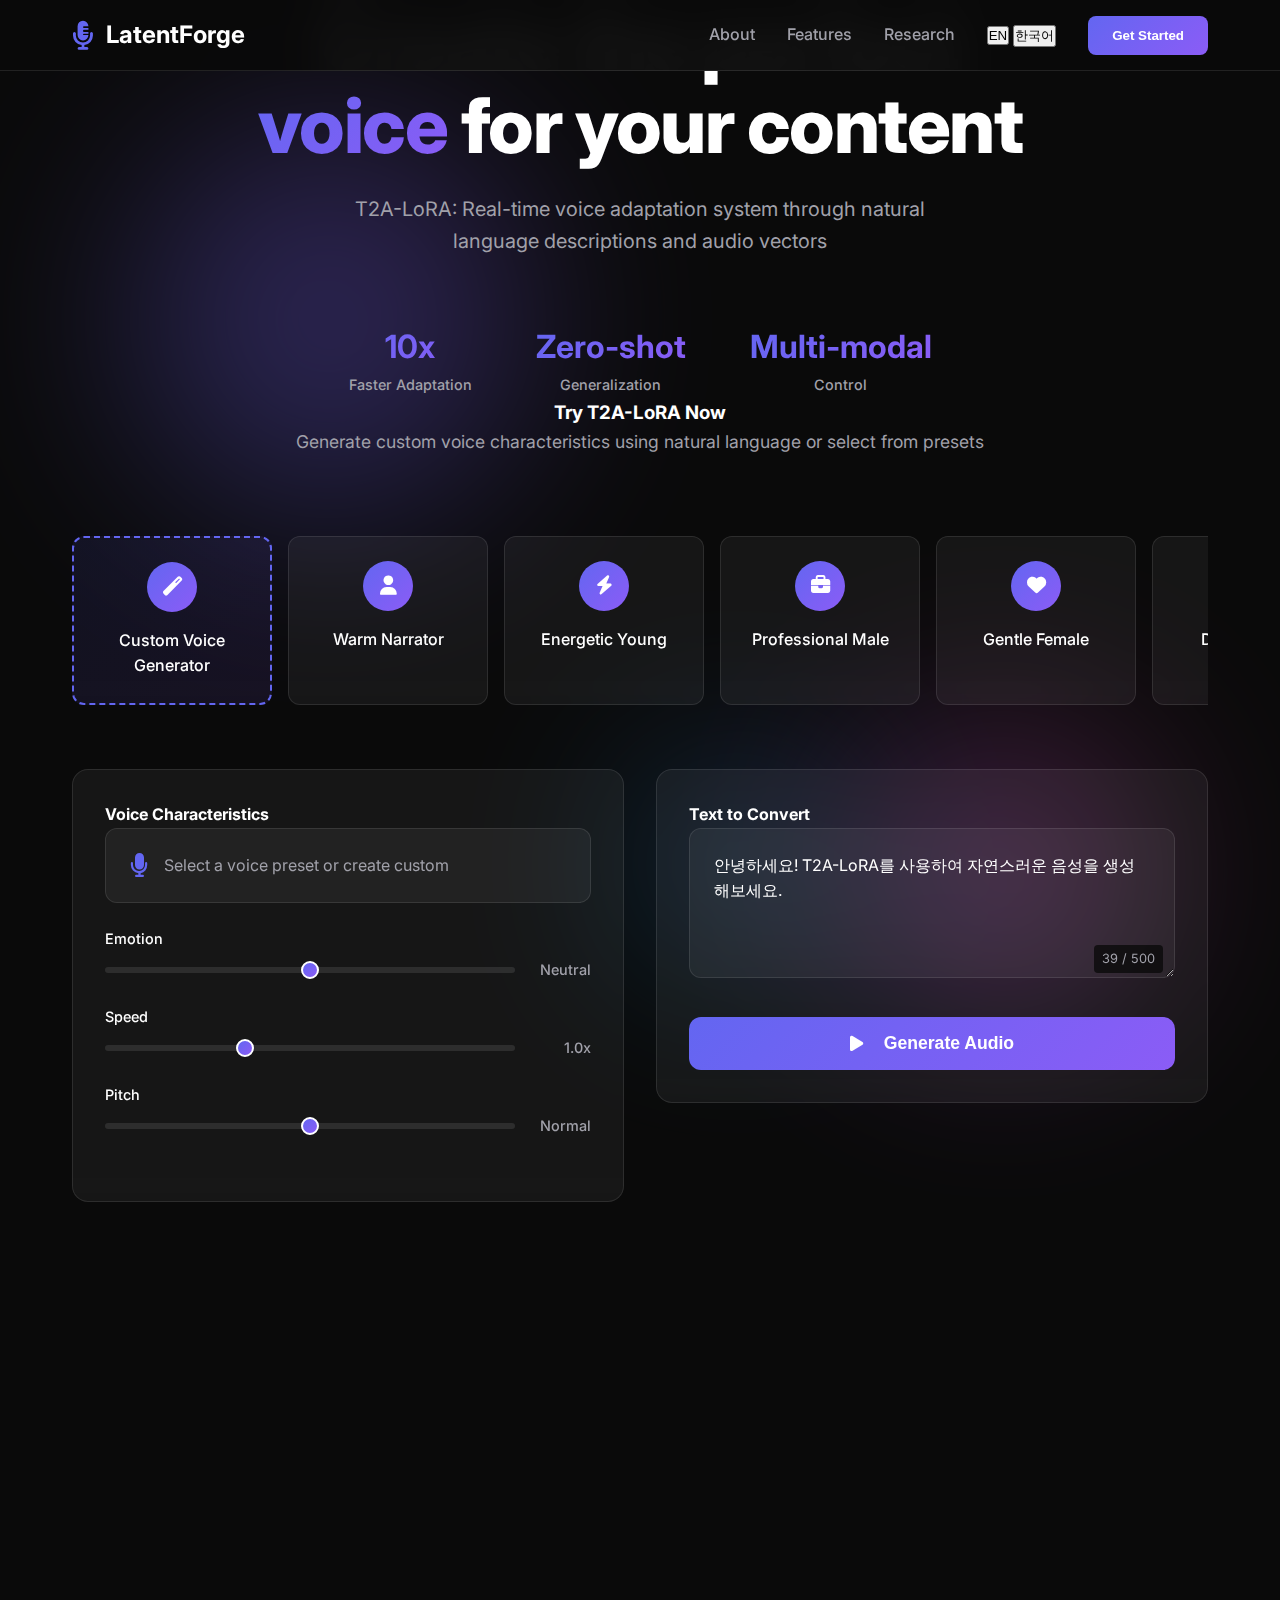
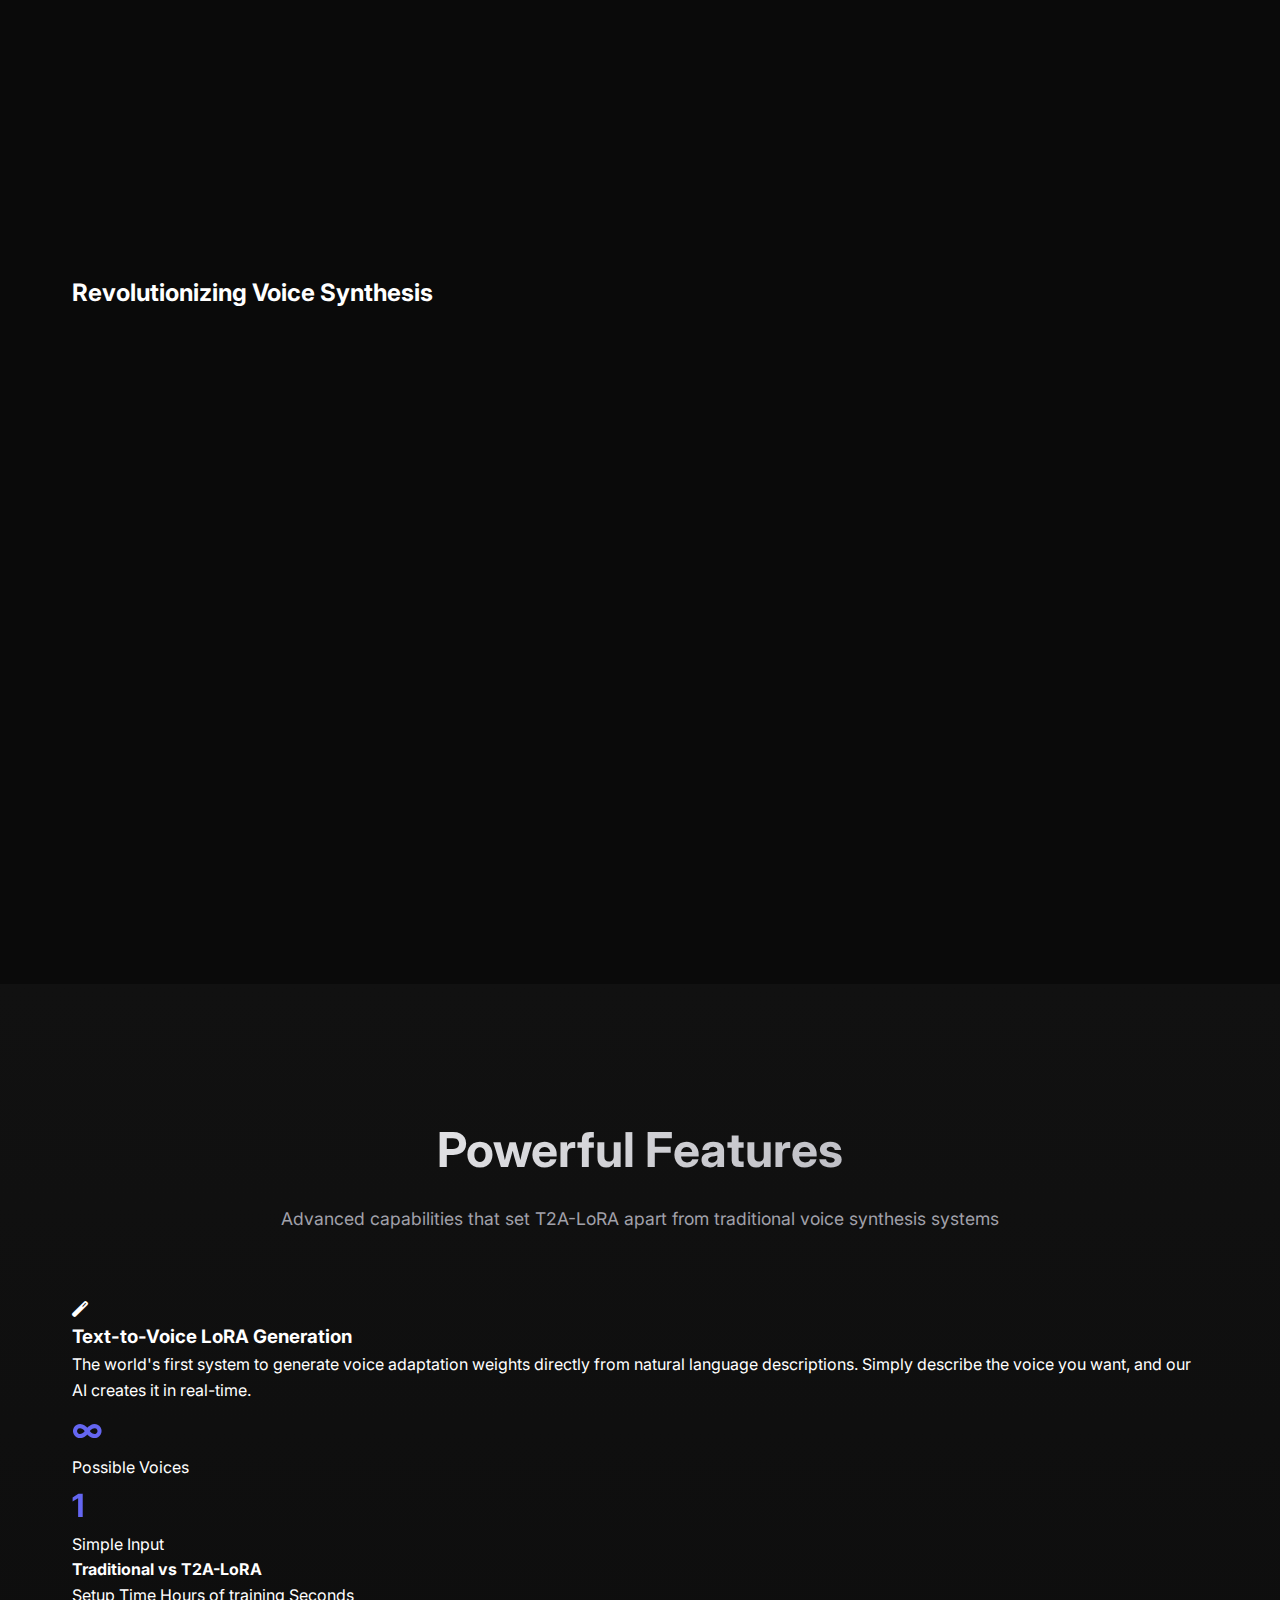
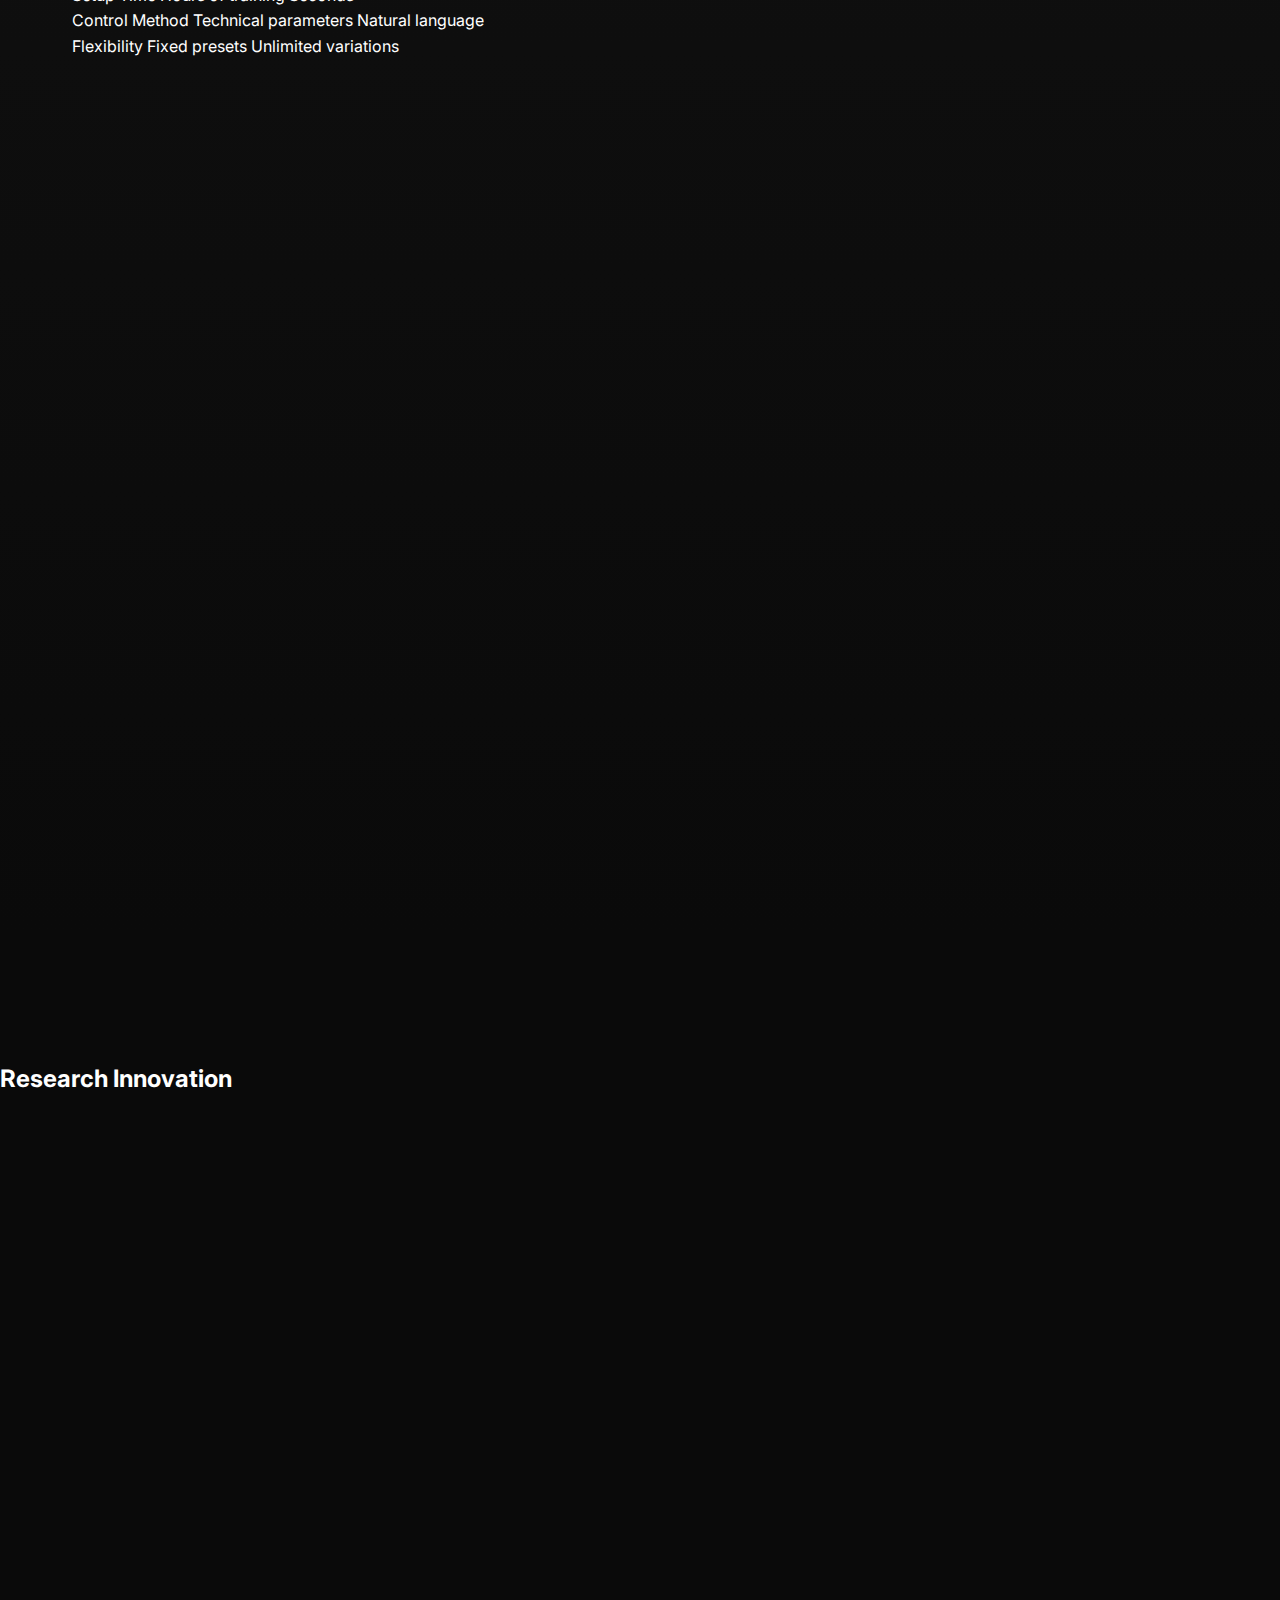
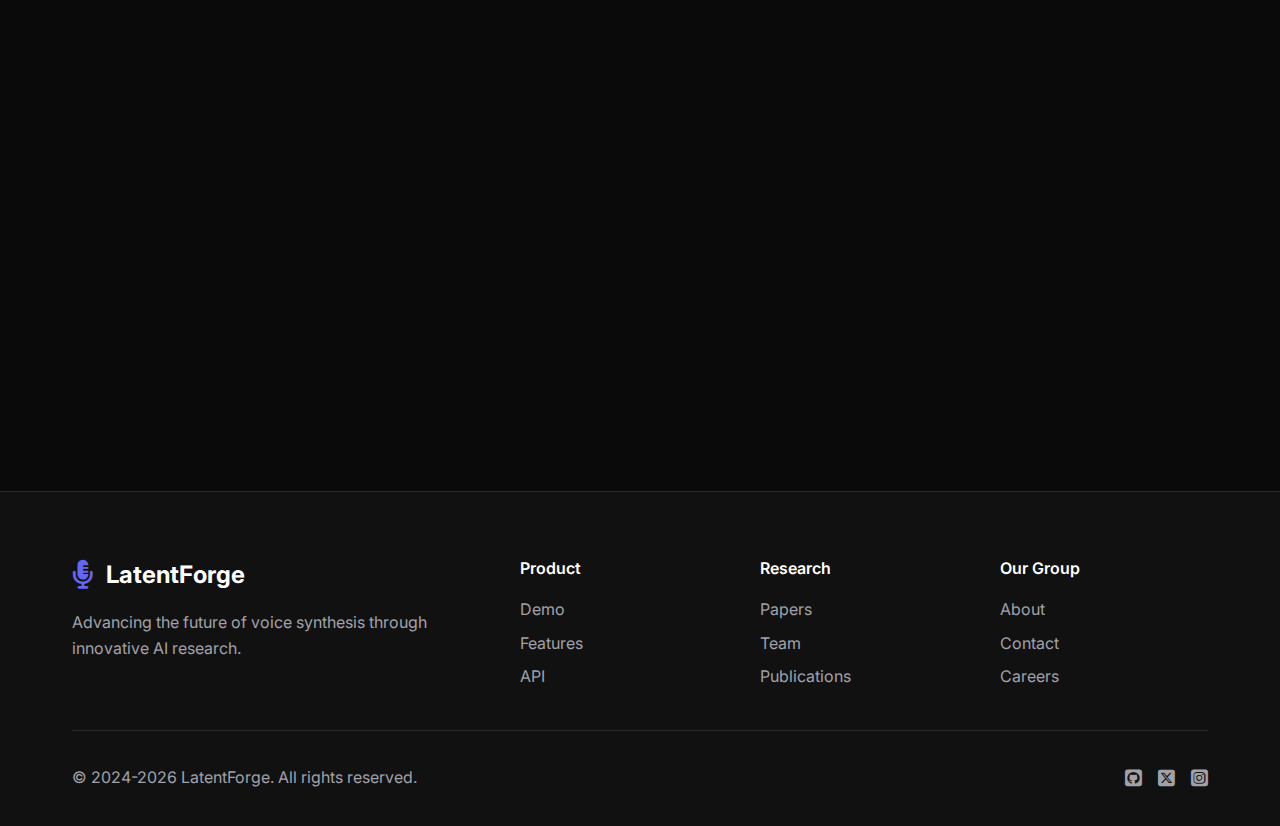
<file: index.html>
<!DOCTYPE html>
<html lang="ko" id="htmlRoot">
<head>
    <meta charset="UTF-8">
    <meta name="viewport" content="width=device-width, initial-scale=1.0">
    <title>T2A-LoRA | LatentForge</title>
    <link rel="stylesheet" href="styles.css">
    <link href="https://fonts.googleapis.com/css2?family=Inter:wght@300;400;500;600;700;800&display=swap" rel="stylesheet">
    <link rel="stylesheet" href="https://cdnjs.cloudflare.com/ajax/libs/font-awesome/6.5.0/css/all.min.css">
</head>
<body>
    <!-- Navigation -->
    <nav class="navbar">
        <div class="nav-container">
            <div class="nav-logo">
                <i class="fas fa-microphone-alt"></i>
                <span>LatentForge</span>
            </div>
            <div class="nav-menu">
                <a href="#about" class="nav-link" data-i18n="nav.about">About</a>
                <a href="#features" class="nav-link" data-i18n="nav.features">Features</a>
                <a href="#research" class="nav-link" data-i18n="nav.research">Research</a>
                <div class="language-switcher">
                    <button class="lang-btn" onclick="switchLanguage('en')" id="langEn">EN</button>
                    <button class="lang-btn active" onclick="switchLanguage('ko')" id="langKo">한국어</button>
                </div>
                <button class="nav-cta" data-i18n="nav.getStarted">Get Started</button>
            </div>
        </div>
    </nav>

    <!-- Hero Section -->
    <section class="hero">
        <div class="hero-background">
            <div class="gradient-orb orb-1"></div>
            <div class="gradient-orb orb-2"></div>
            <div class="gradient-orb orb-3"></div>
        </div>
        <div class="hero-container">
            <div class="hero-layout">
                <div class="hero-content">
                    <h1 class="hero-title">
                        <span data-i18n="hero.title.start">Create the perfect</span> <span class="gradient-text" data-i18n="hero.title.voice">voice</span> <span data-i18n="hero.title.end">for your content</span>
                    </h1>
                    <p class="hero-subtitle" data-i18n="hero.subtitle">
                        T2A-LoRA: Real-time voice adaptation system through natural language descriptions and audio vectors
                    </p>
                    <div class="hero-stats">
                        <div class="stat">
                            <span class="stat-number">10x</span>
                            <span class="stat-label" data-i18n="hero.stats.faster">Faster Adaptation</span>
                        </div>
                        <div class="stat">
                            <span class="stat-number" data-i18n="hero.stats.zeroshot">Zero-shot</span>
                            <span class="stat-label" data-i18n="hero.stats.generalization">Generalization</span>
                        </div>
                        <div class="stat">
                            <span class="stat-number" data-i18n="hero.stats.multimodal">Multi-modal</span>
                            <span class="stat-label" data-i18n="hero.stats.control">Control</span>
                        </div>
                    </div>
                </div>
                
                <!-- Full Demo Interface -->
                <div class="hero-demo">
                    <div class="demo-header">
                        <h3 data-i18n="demo.title">Try T2A-LoRA Now</h3>
                        <p data-i18n="demo.subtitle">Generate custom voice characteristics using natural language or select from presets</p>
                    </div>

                    <!-- Voice Presets -->
                    <div class="voice-presets">
                        <div class="preset-item custom-generator" onclick="openCustomGenerator()">
                            <div class="preset-icon">
                                <i class="fas fa-magic"></i>
                            </div>
                            <span data-i18n="demo.presets.custom">Custom Voice Generator</span>
                        </div>
                        <div class="preset-item" onclick="selectPreset('warm-narrator')">
                            <div class="preset-icon">
                                <i class="fas fa-user"></i>
                            </div>
                            <span data-i18n="demo.presets.warm">Warm Narrator</span>
                        </div>
                        <div class="preset-item" onclick="selectPreset('energetic-young')">
                            <div class="preset-icon">
                                <i class="fas fa-bolt"></i>
                            </div>
                            <span data-i18n="demo.presets.energetic">Energetic Young</span>
                        </div>
                        <div class="preset-item" onclick="selectPreset('professional-male')">
                            <div class="preset-icon">
                                <i class="fas fa-briefcase"></i>
                            </div>
                            <span data-i18n="demo.presets.professional">Professional Male</span>
                        </div>
                        <div class="preset-item" onclick="selectPreset('gentle-female')">
                            <div class="preset-icon">
                                <i class="fas fa-heart"></i>
                            </div>
                            <span data-i18n="demo.presets.gentle">Gentle Female</span>
                        </div>
                        <div class="preset-item" onclick="selectPreset('documentary')">
                            <div class="preset-icon">
                                <i class="fas fa-film"></i>
                            </div>
                            <span data-i18n="demo.presets.documentary">Documentary</span>
                        </div>
                    </div>

                    <!-- Demo Interface -->
                    <div class="demo-interface">
                        <div class="demo-left">
                            <div class="demo-panel">
                                <h4 data-i18n="demo.voiceCharacteristics">Voice Characteristics</h4>
                                <div class="voice-display">
                                    <div class="selected-voice" id="selectedVoice">
                                        <div class="voice-preview">
                                            <i class="fas fa-microphone"></i>
                                            <span data-i18n="demo.selectVoice">Select a voice preset or create custom</span>
                                        </div>
                                    </div>
                                    <div class="voice-controls">
                                        <div class="control-group">
                                            <label data-i18n="demo.controls.emotion">Emotion</label>
                                            <div class="slider-container">
                                                <input type="range" min="0" max="100" value="50" class="slider" id="emotionSlider">
                                                <span class="slider-value" data-i18n="demo.controls.neutral">Neutral</span>
                                            </div>
                                        </div>
                                        <div class="control-group">
                                            <label data-i18n="demo.controls.speed">Speed</label>
                                            <div class="slider-container">
                                                <input type="range" min="0.5" max="2" value="1" step="0.1" class="slider" id="speedSlider">
                                                <span class="slider-value">1.0x</span>
                                            </div>
                                        </div>
                                        <div class="control-group">
                                            <label data-i18n="demo.controls.pitch">Pitch</label>
                                            <div class="slider-container">
                                                <input type="range" min="-50" max="50" value="0" class="slider" id="pitchSlider">
                                                <span class="slider-value" data-i18n="demo.controls.normal">Normal</span>
                                            </div>
                                        </div>
                                    </div>
                                </div>
                            </div>
                        </div>

                        <div class="demo-right">
                            <div class="demo-panel">
                                <h4 data-i18n="demo.textToConvert">Text to Convert</h4>
                                <div class="text-input-area">
                                    <textarea 
                                        id="textInput" 
                                        data-i18n-placeholder="demo.textPlaceholder"
                                        placeholder="Enter your text here to convert to speech..."
                                        maxlength="500"
                                    >안녕하세요! T2A-LoRA를 사용하여 자연스러운 음성을 생성해보세요.</textarea>
                                    <div class="text-counter">
                                        <span id="charCount">47</span> / 500
                                    </div>
                                </div>
                                <div class="generation-controls">
                                    <button class="generate-btn" id="generateBtn" onclick="generateAudio()">
                                        <i class="fas fa-play"></i>&nbsp;
                                        <span data-i18n="demo.generateAudio">Generate Audio</span>
                                    </button>
                                    <div class="audio-output" id="audioOutput" style="display: none;">
                                        <audio controls>
                                            <source src="" type="audio/mpeg">
                                            Your browser does not support the audio element.
                                        </audio>
                                        <button class="download-btn">
                                            <i class="fas fa-download"></i>
                                        </button>
                                    </div>
                                </div>
                            </div>
                        </div>
                    </div>
                </div>
            </div>
        </div>
    </section>

    <!-- Custom Voice Generator Modal -->
    <div class="modal" id="customModal">
        <div class="modal-content">
            <div class="modal-header">
                <h3 data-i18n="modal.title">Custom Voice Generator</h3>
                <button class="modal-close" onclick="closeCustomGenerator()">
                    <i class="fas fa-times"></i>
                </button>
            </div>
            <div class="modal-body">
                <div class="custom-input">
                    <label data-i18n="modal.label">Describe the voice you want:</label>
                    <textarea 
                        id="customDescription" 
                        data-i18n-placeholder="modal.placeholder"
                        placeholder="e.g., A warm, professional female voice with a slight British accent, speaking at a moderate pace with confident tone"
                        rows="4"
                    ></textarea>
                </div>
                <div class="custom-examples">
                    <p data-i18n="modal.examples">Examples:</p>
                    <div class="example-tags">
                        <span class="example-tag" onclick="addExample('젊은 남성의 밝고 활기찬 목소리')" data-i18n="modal.example1">젊은 남성의 밝고 활기찬 목소리</span>
                        <span class="example-tag" onclick="addExample('차분하고 신뢰감 있는 중년 여성의 목소리')" data-i18n="modal.example2">차분하고 신뢰감 있는 중년 여성의 목소리</span>
                        <span class="example-tag" onclick="addExample('부드럽고 감성적인 목소리')" data-i18n="modal.example3">부드럽고 감성적인 목소리</span>
                    </div>
                </div>
            </div>
            <div class="modal-footer">
                <button class="modal-btn secondary" onclick="closeCustomGenerator()" data-i18n="modal.cancel">Cancel</button>
                <button class="modal-btn primary" onclick="generateCustomVoice()" data-i18n="modal.generate">Generate Voice</button>
            </div>
        </div>
    </div>

    <!-- About Section -->
    <section class="about-section" id="about">
        <div class="about-container">
            <h2 class="about-title" data-i18n="about.title">Revolutionizing Voice Synthesis</h2>
            <div class="about-content-grid">
                <div class="about-content animate-left">
                    <p data-i18n="about.description">
                        T2A-LoRA enables real-time voice adaptation through natural language descriptions, 
                        eliminating time-consuming fine-tuning processes while maintaining exceptional quality.
                    </p><br>
                    <div class="about-features">
                        <div class="feature-point">
                            <i class="fas fa-bolt"></i>
                            <span data-i18n="about.features.realtime">Real-time generation in seconds</span>
                        </div>
                        <div class="feature-point">
                            <i class="fas fa-brain"></i>
                            <span data-i18n="about.features.natural">Natural language control</span>
                        </div>
                        <div class="feature-point">
                            <i class="fas fa-globe"></i>
                            <span data-i18n="about.features.multilang">Multi-language support</span>
                        </div>
                    </div>
                    
                    <!-- Performance Metrics moved to left side -->
                    <div class="performance-metrics">
                        <div class="performance-grid-horizontal">
                            <div class="performance-card speed">
                                <div class="performance-icon">
                                    <i class="fas fa-tachometer-alt"></i>
                                </div>
                                <div class="performance-content">
                                    <h4 data-i18n="about.performance.speed.title">Ultra Fast</h4>
                                    <div class="performance-value">< 2s</div>
                                    <p data-i18n="about.performance.speed.desc">Real-time voice adaptation</p>
                                </div>
                                <div class="performance-bar">
                                    <div class="performance-fill speed-fill"></div>
                                </div>
                            </div>
                            
                            <div class="performance-card quality">
                                <div class="performance-icon">
                                    <i class="fas fa-gem"></i>
                                </div>
                                <div class="performance-content">
                                    <h4 data-i18n="about.performance.quality.title">High Quality</h4>
                                    <div class="performance-value">95%+</div>
                                    <p data-i18n="about.performance.quality.desc">Quality preservation</p>
                                </div>
                                <div class="performance-bar">
                                    <div class="performance-fill quality-fill"></div>
                                </div>
                            </div>
                            
                            <div class="performance-card efficiency">
                                <div class="performance-icon">
                                    <i class="fas fa-bolt"></i>
                                </div>
                                <div class="performance-content">
                                    <h4 data-i18n="about.performance.efficiency.title">Efficient</h4>
                                    <div class="performance-value">10x</div>
                                    <p data-i18n="about.performance.efficiency.desc">Faster than traditional</p>
                                </div>
                                <div class="performance-bar">
                                    <div class="performance-fill efficiency-fill"></div>
                                </div>
                            </div>
                        </div>
                    </div>
                </div>
                <div class="about-visual animate-right">
                    <!-- Tech Flow Diagram only -->
                    <div class="tech-diagram">
                        <div class="tech-node input">
                            <div data-i18n="about.diagram.input">Text Description</div>
                        </div>
                        <div class="tech-arrow"></div>
                        <div class="tech-node process">
                            <div data-i18n="about.diagram.process">Hypernetwork</div>
                        </div>
                        <div class="tech-arrow"></div>
                        <div class="tech-node output">
                            <div data-i18n="about.diagram.output">LoRA Weights</div>
                        </div>
                    </div>
                </div>
            </div>
        </div>
    </section>

    <!-- Features Section -->
    <section class="features-section" id="features">
        <div class="features-container">
            <div class="features-layout">
                <div class="features-left">
                    <div class="features-header">
                        <h2 data-i18n="features.title">Powerful Features</h2>
                        <p data-i18n="features.subtitle">Advanced capabilities that set T2A-LoRA apart from traditional voice synthesis systems</p>
                    </div>
                    
                    <div class="feature-highlight">
                        <div class="highlight-icon">
                            <i class="fas fa-magic"></i>
                        </div>
                        <h3 data-i18n="features.highlight.title">Text-to-Voice LoRA Generation</h3>
                        <p data-i18n="features.highlight.description">The world's first system to generate voice adaptation weights directly from natural language descriptions. Simply describe the voice you want, and our AI creates it in real-time.</p>
                        <div class="highlight-stats">
                            <div class="highlight-stat">
                                <span class="stat-number">∞</span>
                                <span class="stat-text" data-i18n="features.highlight.voices">Possible Voices</span>
                            </div>
                            <div class="highlight-stat">
                                <span class="stat-number">1</span>
                                <span class="stat-text" data-i18n="features.highlight.input">Simple Input</span>
                            </div>
                        </div>
                    </div>
                    
                    <div class="feature-comparison">
                        <h4 data-i18n="features.comparison.title">Traditional vs T2A-LoRA</h4>
                        <div class="comparison-table">
                            <div class="comparison-row">
                                <span class="comparison-label" data-i18n="features.comparison.setupTime">Setup Time</span>
                                <span class="comparison-old" data-i18n="features.comparison.old.setupTime">Hours of training</span>
                                <span class="comparison-new" data-i18n="features.comparison.new.setupTime">Seconds</span>
                            </div>
                            <div class="comparison-row">
                                <span class="comparison-label" data-i18n="features.comparison.controlMethod">Control Method</span>
                                <span class="comparison-old" data-i18n="features.comparison.old.controlMethod">Technical parameters</span>
                                <span class="comparison-new" data-i18n="features.comparison.new.controlMethod">Natural language</span>
                            </div>
                            <div class="comparison-row">
                                <span class="comparison-label" data-i18n="features.comparison.flexibility">Flexibility</span>
                                <span class="comparison-old" data-i18n="features.comparison.old.flexibility">Fixed presets</span>
                                <span class="comparison-new" data-i18n="features.comparison.new.flexibility">Unlimited variations</span>
                            </div>
                        </div>
                    </div>
                </div>
                
                <div class="features-right">
                    <div class="features-grid">
                        <div class="feature-card animate-up">
                            <div class="feature-icon">
                                <i class="fas fa-rocket"></i>
                            </div>
                            <h3 data-i18n="features.cards.speed.title">10x Faster Adaptation</h3>
                            <p data-i18n="features.cards.speed.description">Achieve voice adaptation in seconds, not hours. Our LoRA-based approach dramatically reduces computation time while maintaining quality.</p>
                            <div class="feature-metrics">
                                <span class="metric">⚡ 2-3 seconds</span>
                                <span class="metric">🎯 <span data-i18n="features.cards.speed.realtime">Real-time</span></span>
                            </div>
                        </div>
                        
                        <div class="feature-card animate-up">
                            <div class="feature-icon">
                                <i class="fas fa-eye"></i>
                            </div>
                            <h3 data-i18n="features.cards.generalization.title">Zero-shot Generalization</h3>
                            <p data-i18n="features.cards.generalization.description">Adapt to new voice characteristics never seen during training, enabling unlimited voice possibilities and creative applications.</p>
                            <div class="feature-metrics">
                                <span class="metric">🧠 <span data-i18n="features.cards.generalization.ai">AI-Powered</span></span>
                                <span class="metric">♾️ <span data-i18n="features.cards.generalization.unlimited">Unlimited</span></span>
                            </div>
                        </div>
                        
                        <div class="feature-card animate-up">
                            <div class="feature-icon">
                                <i class="fas fa-layer-group"></i>
                            </div>
                            <h3 data-i18n="features.cards.multimodal.title">Multi-modal Control</h3>
                            <p data-i18n="features.cards.multimodal.description">Control voice characteristics through both text descriptions and audio vectors for maximum flexibility and precision.</p>
                            <div class="feature-metrics">
                                <span class="metric">📝 <span data-i18n="features.cards.multimodal.text">Text Input</span></span>
                                <span class="metric">🎵 <span data-i18n="features.cards.multimodal.audio">Audio Input</span></span>
                            </div>
                        </div>
                        
                        <div class="feature-card animate-up">
                            <div class="feature-icon">
                                <i class="fas fa-language"></i>
                            </div>
                            <h3 data-i18n="features.cards.multilingual.title">Multi-language Support</h3>
                            <p data-i18n="features.cards.multilingual.description">Native support for Korean and English with extensibility to other languages through our adaptive architecture.</p>
                            <div class="feature-metrics">
                                <span class="metric">🇰🇷 <span data-i18n="features.cards.multilingual.korean">Korean</span></span>
                                <span class="metric">🇺🇸 <span data-i18n="features.cards.multilingual.english">English</span></span>
                            </div>
                        </div>
                        
                        <div class="feature-card animate-up">
                            <div class="feature-icon">
                                <i class="fas fa-sliders-h"></i>
                            </div>
                            <h3 data-i18n="features.cards.control.title">Fine-grained Control</h3>
                            <p data-i18n="features.cards.control.description">Precisely control emotion, age, gender, accent, speaking speed, and pitch with intuitive sliders and natural descriptions.</p>
                            <div class="feature-metrics">
                                <span class="metric">🎭 <span data-i18n="features.cards.control.emotion">Emotion</span></span>
                                <span class="metric">⚙️ <span data-i18n="features.cards.control.technical">Technical</span></span>
                            </div>
                        </div>
                        
                        <div class="feature-card animate-up">
                            <div class="feature-icon">
                                <i class="fas fa-shield-alt"></i>
                            </div>
                            <h3 data-i18n="features.cards.quality.title">Quality Preservation</h3>
                            <p data-i18n="features.cards.quality.description">Maintain high audio quality and speaker similarity while adapting voice characteristics through advanced neural techniques.</p>
                            <div class="feature-metrics">
                                <span class="metric">🔊 <span data-i18n="features.cards.quality.hq">HQ Audio</span></span>
                                <span class="metric">✨ <span data-i18n="features.cards.quality.natural">Natural</span></span>
                            </div>
                        </div>
                    </div>
                </div>
            </div>
        </div>
    </section>

    <!-- Research Section -->
    <section class="research-section" id="research">
        <!-- Research Title - Two Column Layout -->
        <div class="research-title-container">
            <div class="research-title-left"></div>
            <div class="research-title-right">
                <h2 class="research-title" data-i18n="research.title">Research Innovation</h2>
            </div>
        </div>
        
        <div class="research-container">
            <!-- Left Column: Diagrams -->
            <div class="research-diagrams animate-left">
                <div class="research-diagram">
                    <div class="research-layer">
                        <span data-i18n="research.diagram.encoder">Multi-modal Encoder</span>
                        <div class="layer-detail" data-i18n="research.diagram.encoderDetail">Text + Audio → Unified Representation</div>
                    </div>
                    <div class="research-layer">
                        <span data-i18n="research.diagram.hypernetwork">Hypernetwork</span>
                        <div class="layer-detail" data-i18n="research.diagram.hypernetworkDetail">Dynamic Parameter Generation</div>
                    </div>
                    <div class="research-layer">
                        <span data-i18n="research.diagram.lora">LoRA Generation</span>
                        <div class="layer-detail" data-i18n="research.diagram.loraDetail">Low-Rank Adaptation Weights</div>
                    </div>
                    <div class="research-layer">
                        <span data-i18n="research.diagram.tts">TTS Model</span>
                        <div class="layer-detail" data-i18n="research.diagram.ttsDetail">Voice Synthesis Output</div>
                    </div>
                </div>
                
                <div class="technical-details">
                    <h3 data-i18n="research.specs.title">Technical Specifications</h3>
                    <div class="spec-grid">
                        <div class="spec-item">
                            <i class="fas fa-microchip"></i>
                            <div>
                                <strong data-i18n="research.specs.architecture">Architecture</strong>
                                <span data-i18n="research.specs.architectureDetail">Transformer-based Hypernetwork</span>
                            </div>
                        </div>
                        <div class="spec-item">
                            <i class="fas fa-database"></i>
                            <div>
                                <strong data-i18n="research.specs.training">Training Data</strong>
                                <span data-i18n="research.specs.trainingDetail">Multi-speaker, Multi-language</span>
                            </div>
                        </div>
                        <div class="spec-item">
                            <i class="fas fa-tachometer-alt"></i>
                            <div>
                                <strong data-i18n="research.specs.inference">Inference</strong>
                                <span data-i18n="research.specs.inferenceDetail">Real-time generation</span>
                            </div>
                        </div>
                        <div class="spec-item">
                            <i class="fas fa-code"></i>
                            <div>
                                <strong data-i18n="research.specs.framework">Framework</strong>
                                <span>PyTorch, HuggingFace</span>
                            </div>
                        </div>
                    </div>
                </div>
            </div>
            
            <!-- Right Column: Content, Metrics, Paper Link, Applications -->
            <div class="research-content animate-right">
                <p data-i18n="research.content.description">
                    Our research introduces the first text-conditional voice LoRA generation methodology, 
                    combining hypernetworks with Low-Rank Adaptation for unprecedented voice control.
                </p>
                <div class="research-highlights">
                    <div class="highlight">
                        <h4 data-i18n="research.highlights.architecture.title">Novel Architecture</h4>
                        <p data-i18n="research.highlights.architecture.description">First-of-its-kind text-conditional voice LoRA generation system that bridges natural language understanding with voice synthesis.</p>
                    </div>
                    <div class="highlight">
                        <h4 data-i18n="research.highlights.fusion.title">Multi-modal Fusion</h4>
                        <p data-i18n="research.highlights.fusion.description">Innovative integration of text and audio conditioning through advanced transformer architectures and cross-modal attention mechanisms.</p>
                    </div>
                    <div class="highlight">
                        <h4 data-i18n="research.highlights.performance.title">Real-time Performance</h4>
                        <p data-i18n="research.highlights.performance.description">Optimized for practical deployment with efficient inference pipelines and user interaction capabilities.</p>
                    </div>
                    <div class="highlight">
                        <h4 data-i18n="research.highlights.zeroshot.title">Zero-shot Capabilities</h4>
                        <p data-i18n="research.highlights.zeroshot.description">Generalization to unseen voice characteristics through robust representation learning and adaptive parameter generation.</p>
                    </div>
                </div>
                
                <div class="research-metrics">
                    <div class="research-metric">
                        <span class="metric-value">98.5%</span>
                        <span class="metric-label" data-i18n="research.metrics.naturalness">Naturalness Score</span>
                    </div>
                    <div class="research-metric">
                        <span class="metric-value">97.2%</span>
                        <span class="metric-label" data-i18n="research.metrics.similarity">Speaker Similarity</span>
                    </div>
                    <div class="research-metric">
                        <span class="metric-value">10x</span>
                        <span class="metric-label" data-i18n="research.metrics.speed">Speed Improvement</span>
                    </div>
                </div>
                
                <button class="research-btn" data-i18n="research.readPaper">Read Research Paper</button>
                
                <div class="research-applications">
                    <br><br><br>
                    <h3 data-i18n="research.applications.title">Research Applications</h3>
                    <div class="app-tags">
                        <span class="app-tag" data-i18n="research.applications.personalization">Personalization</span>
                        <span class="app-tag" data-i18n="research.applications.accent">Accent Control</span>
                        <span class="app-tag" data-i18n="research.applications.cloning">Voice Cloning</span>
                        <span class="app-tag" data-i18n="research.applications.emotional">Emotional TTS</span>
                        <span class="app-tag" data-i18n="research.applications.accessibility">Accessibility</span>
                    </div>
                </div>
            </div>
        </div>
    </section>

    <!-- Footer -->
    <footer class="footer">
        <div class="footer-container">
            <div class="footer-content">
                <div class="footer-brand">
                    <div class="footer-logo">
                        <i class="fas fa-microphone-alt"></i>
                        <span>LatentForge</span>
                    </div>
                    <p data-i18n="footer.description">Advancing the future of voice synthesis through innovative AI research.</p>
                </div>
                <div class="link-group">
                    <h4 data-i18n="footer.product.title">Product</h4>
                    <a href="#demo" data-i18n="footer.product.demo">Demo</a>
                    <a href="#features" data-i18n="footer.product.features">Features</a>
                    <a href="#api" data-i18n="footer.product.api">API</a>
                </div>
                <div class="link-group">
                    <h4 data-i18n="footer.research.title">Research</h4>
                    <a href="#research" data-i18n="footer.research.papers">Papers</a>
                    <a href="#team" data-i18n="footer.research.team">Team</a>
                    <a href="#publications" data-i18n="footer.research.publications">Publications</a>
                </div>
                <div class="link-group">
                    <h4 data-i18n="footer.company.title">Our Group</h4>
                    <a href="#about" data-i18n="footer.company.about">About</a>
                    <a href="#contact" data-i18n="footer.company.contact">Contact</a>
                    <a href="#careers" data-i18n="footer.company.careers">Careers</a>
                </div>
            </div>
            <div class="footer-bottom">
                <p>&copy;2024 LatentForge. All rights reserved.</p>
                <div class="footer-social">
                    <a href="#"><i class="fa-brands fa-square-github"></i></a>
                    <a href="#"><i class="fa-brands fa-square-x-twitter"></i></a>
                    <a href="#"><i class="fa-brands fa-square-instagram"></i></a>
                </div>
            </div>
        </div>
    </footer>

    <script src="script.js"></script>
</body>
</html>
</file>
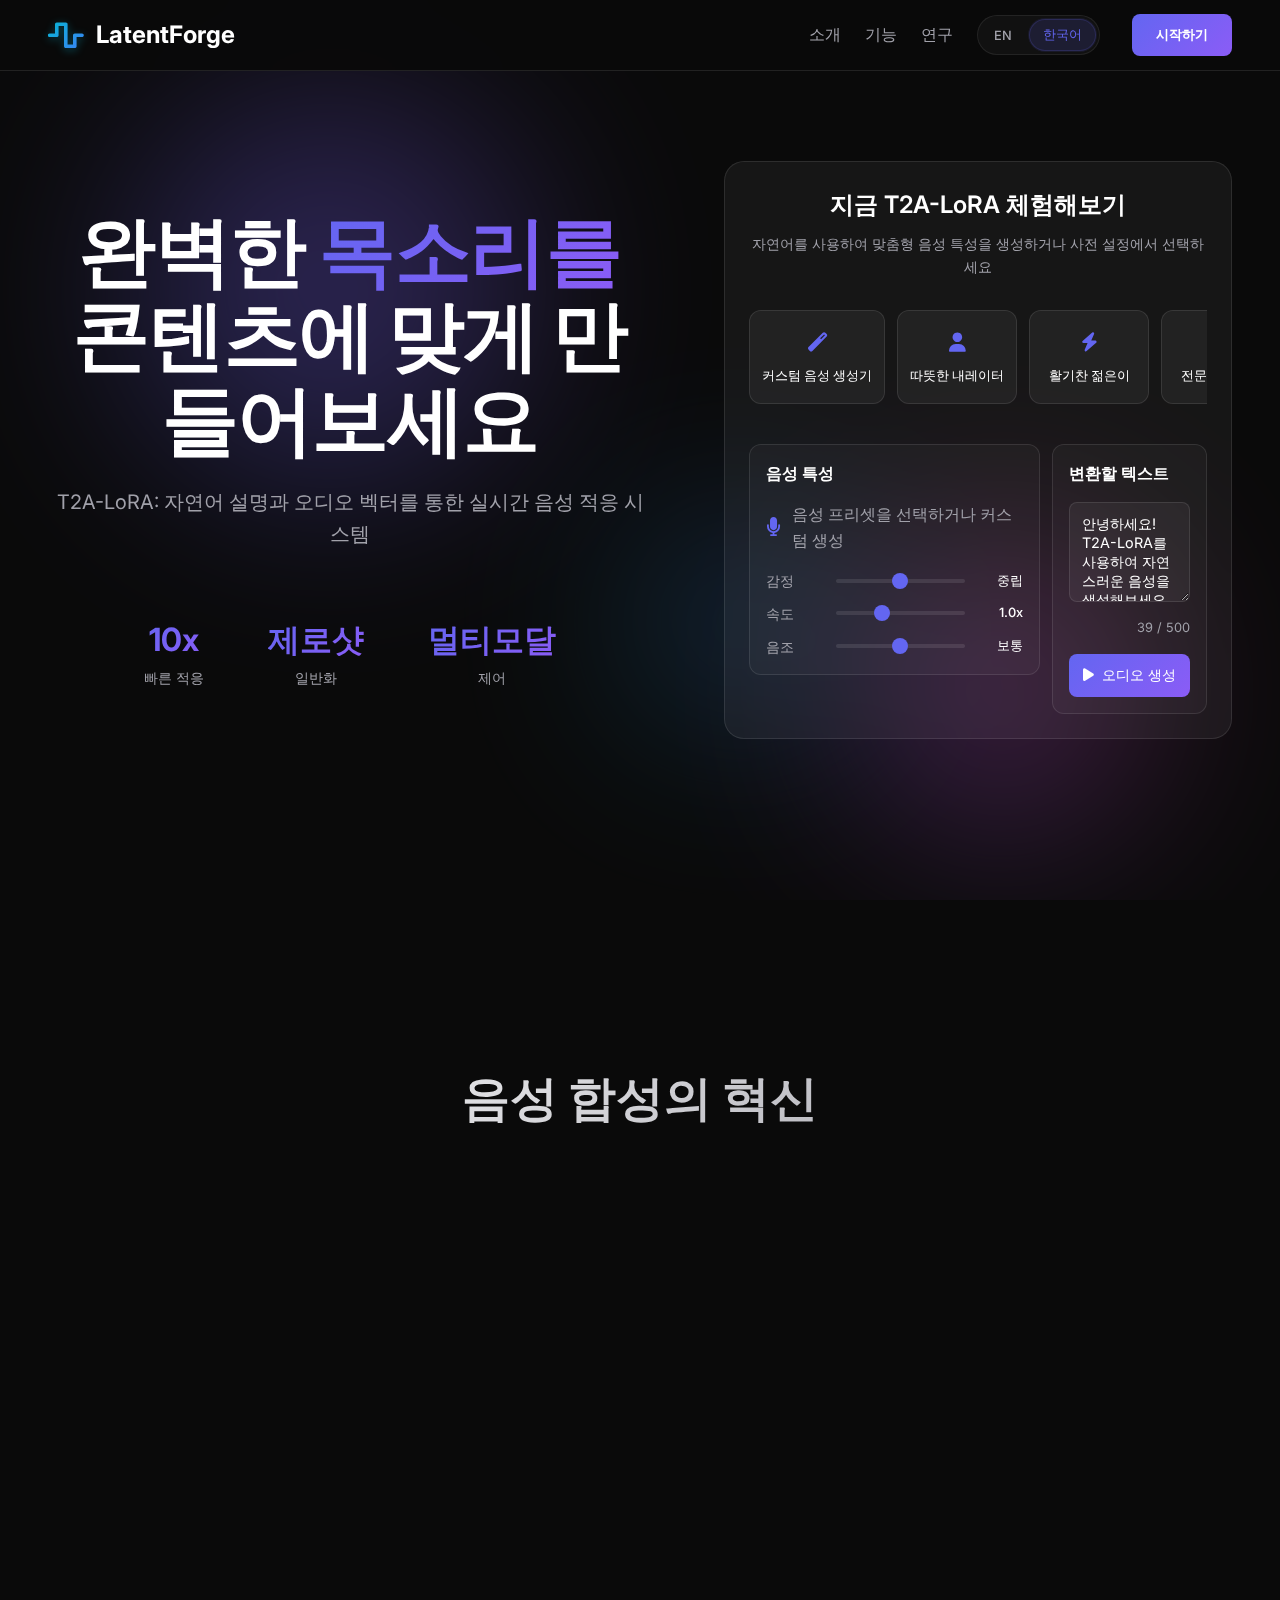
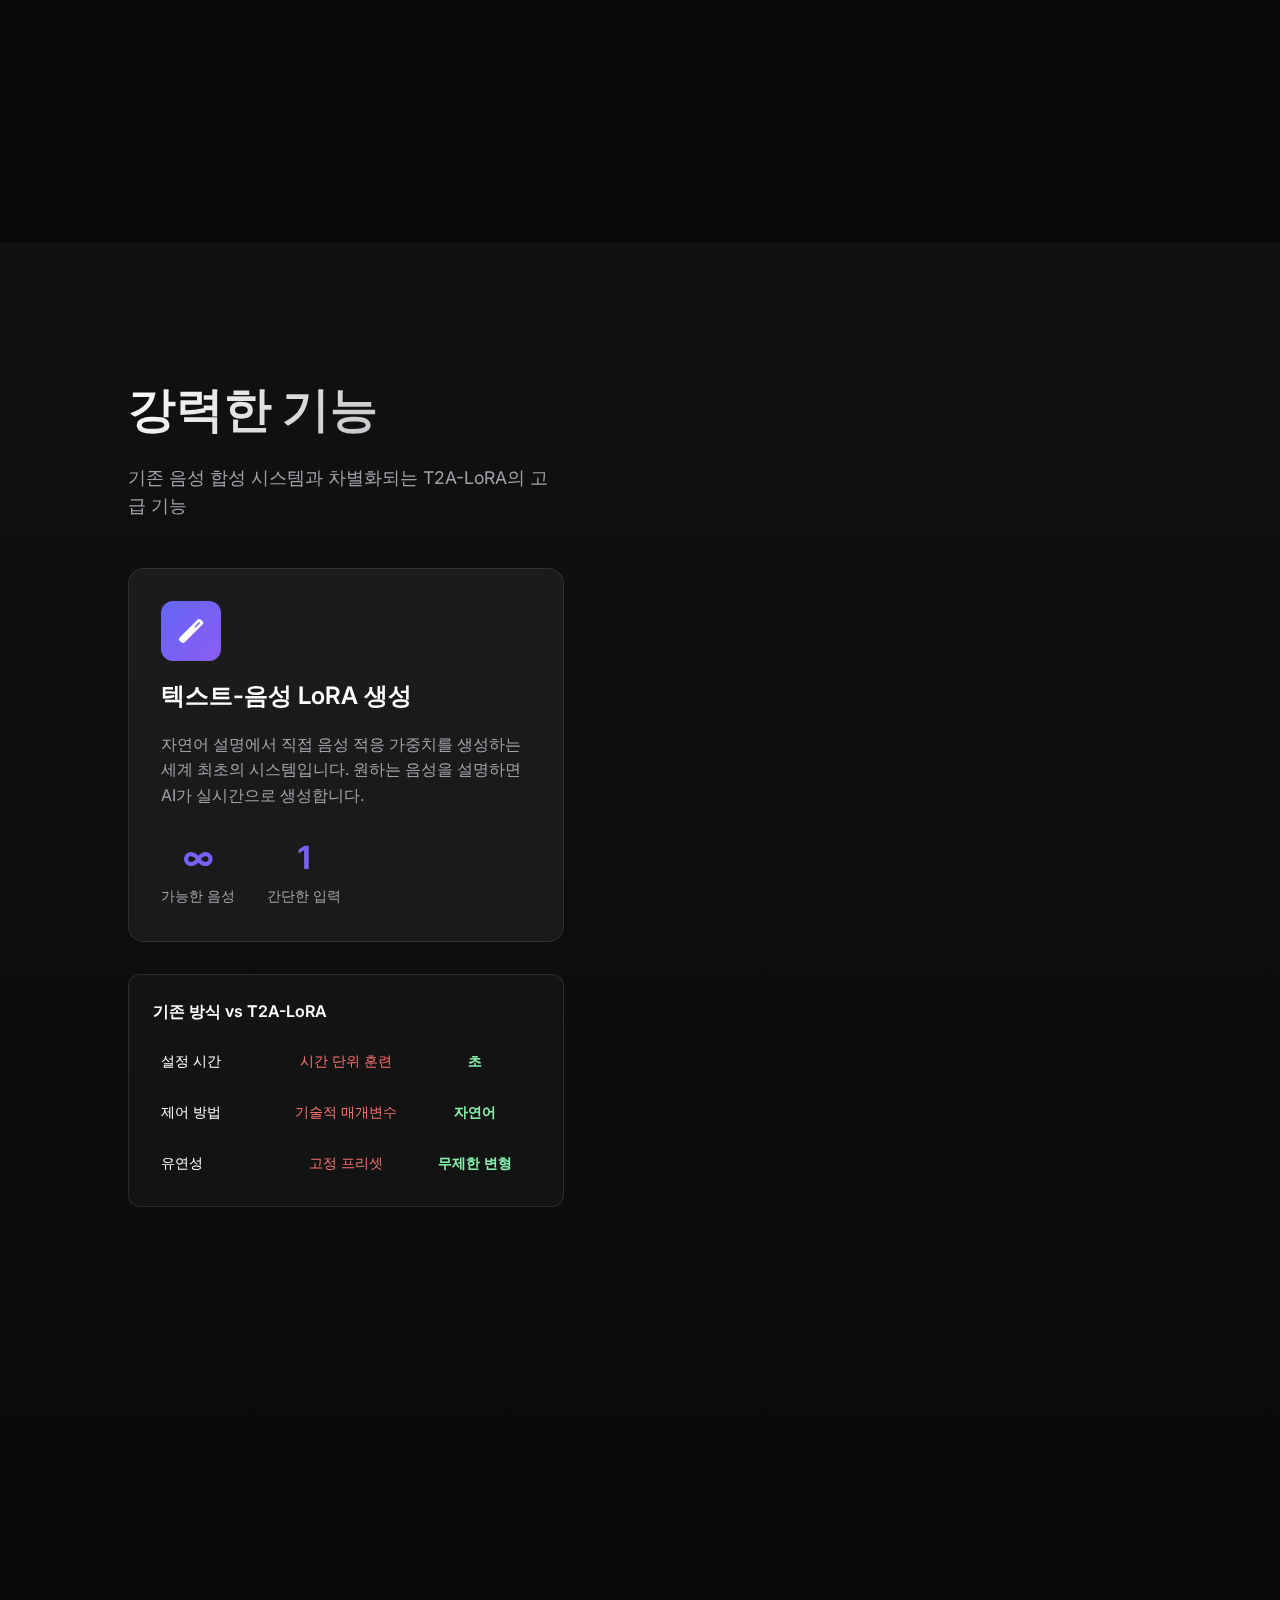
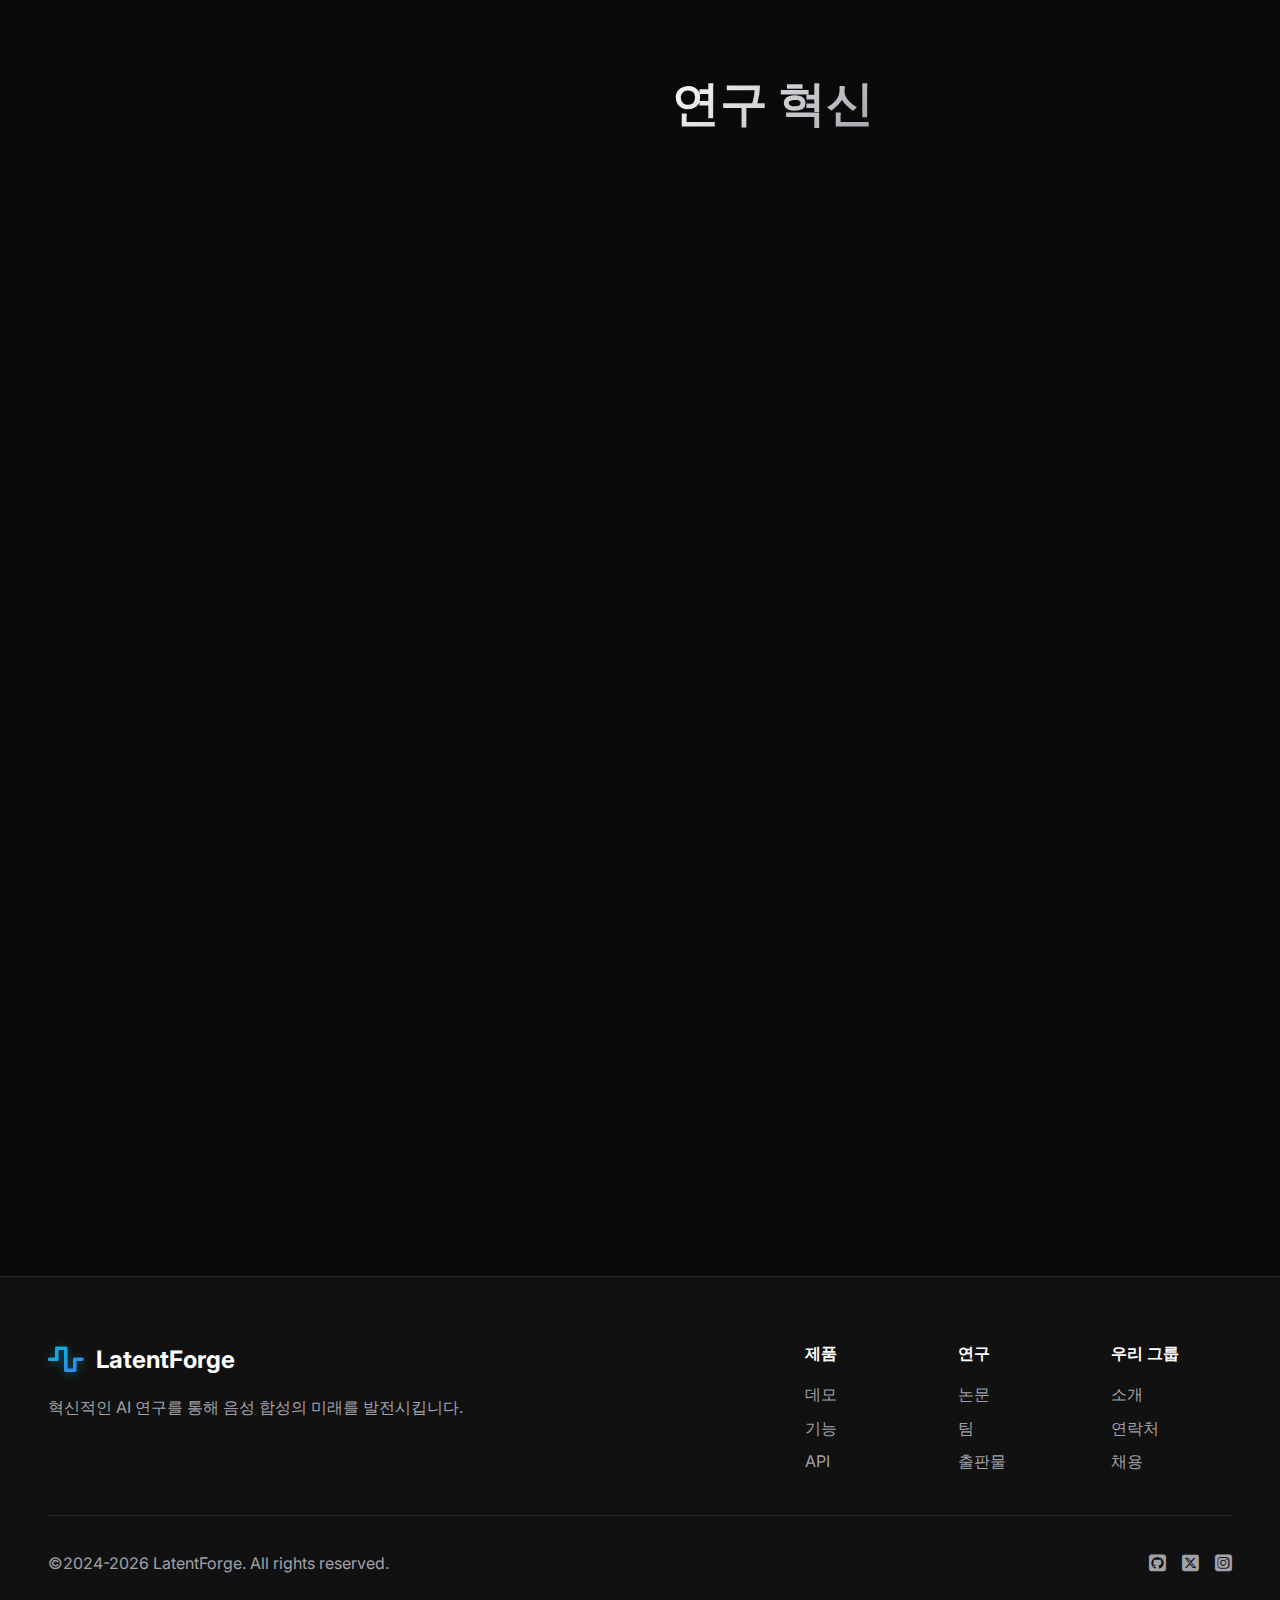
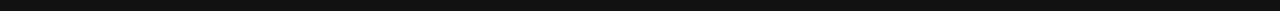
<file: projects/t2a_lora/index.html>
<!DOCTYPE html>
<html lang="ko" id="htmlRoot">
<head>
    <meta charset="UTF-8">
    <meta name="viewport" content="width=device-width, initial-scale=1.0">
    <title>T2A-LoRA | LatentForge</title>
    <link rel="icon" type="image/svg+xml" href="favicon.svg">
    <link rel="alternate icon" href="favicon.ico">
    <link rel="stylesheet" href="styles.css">
    <link href="https://fonts.googleapis.com/css2?family=Inter:wght@300;400;500;600;700;800&display=swap" rel="stylesheet">
    <link rel="stylesheet" href="https://cdnjs.cloudflare.com/ajax/libs/font-awesome/6.5.0/css/all.min.css">
</head>
<body>
    <!-- Navigation -->
    <nav class="navbar">
        <div class="nav-container">
            <a href="../../index.html" class="nav-logo">
                <i class="fa-solid fa-wave-square"></i>
                <span>LatentForge</span>
            </a>
            <div class="nav-menu">
                <a href="#about" class="nav-link" data-i18n="nav.about">About</a>
                <a href="#features" class="nav-link" data-i18n="nav.features">Features</a>
                <a href="#research" class="nav-link" data-i18n="nav.research">Research</a>
                <div class="language-switcher">
                    <button class="lang-btn" onclick="switchLanguage('en')" id="langEn">EN</button>
                    <button class="lang-btn active" onclick="switchLanguage('ko')" id="langKo">한국어</button>
                </div>
                <button class="nav-cta" data-i18n="nav.getStarted">Get Started</button>
            </div>
        </div>
    </nav>

    <!-- Hero Section -->
    <section class="hero">
        <div class="hero-background">
            <div class="gradient-orb orb-1"></div>
            <div class="gradient-orb orb-2"></div>
            <div class="gradient-orb orb-3"></div>
        </div>
        <div class="hero-container">
            <div class="hero-layout">
                <div class="hero-content">
                    <h1 class="hero-title">
                        <span data-i18n="hero.title.start">Create the perfect</span> <span class="gradient-text" data-i18n="hero.title.voice">voice</span> <span data-i18n="hero.title.end">for your content</span>
                    </h1>
                    <p class="hero-subtitle" data-i18n="hero.subtitle">
                        T2A-LoRA: Real-time voice adaptation system through natural language descriptions and audio vectors
                    </p>
                    <div class="hero-stats">
                        <div class="stat">
                            <span class="stat-number">10x</span>
                            <span class="stat-label" data-i18n="hero.stats.faster">Faster Adaptation</span>
                        </div>
                        <div class="stat">
                            <span class="stat-number" data-i18n="hero.stats.zeroshot">Zero-shot</span>
                            <span class="stat-label" data-i18n="hero.stats.generalization">Generalization</span>
                        </div>
                        <div class="stat">
                            <span class="stat-number" data-i18n="hero.stats.multimodal">Multi-modal</span>
                            <span class="stat-label" data-i18n="hero.stats.control">Control</span>
                        </div>
                    </div>
                </div>
                
                <!-- Full Demo Interface -->
                <div class="hero-demo">
                    <div class="demo-header">
                        <h3 data-i18n="demo.title">Try T2A-LoRA Now</h3>
                        <p data-i18n="demo.subtitle">Generate custom voice characteristics using natural language or select from presets</p>
                    </div>

                    <!-- Voice Presets -->
                    <div class="voice-presets">
                        <div class="preset-item custom-generator" onclick="openCustomGenerator()">
                            <div class="preset-icon">
                                <i class="fas fa-magic"></i>
                            </div>
                            <span data-i18n="demo.presets.custom">Custom Voice Generator</span>
                        </div>
                        <div class="preset-item" onclick="selectPreset('warm-narrator')">
                            <div class="preset-icon">
                                <i class="fas fa-user"></i>
                            </div>
                            <span data-i18n="demo.presets.warm">Warm Narrator</span>
                        </div>
                        <div class="preset-item" onclick="selectPreset('energetic-young')">
                            <div class="preset-icon">
                                <i class="fas fa-bolt"></i>
                            </div>
                            <span data-i18n="demo.presets.energetic">Energetic Young</span>
                        </div>
                        <div class="preset-item" onclick="selectPreset('professional-male')">
                            <div class="preset-icon">
                                <i class="fas fa-briefcase"></i>
                            </div>
                            <span data-i18n="demo.presets.professional">Professional Male</span>
                        </div>
                        <div class="preset-item" onclick="selectPreset('gentle-female')">
                            <div class="preset-icon">
                                <i class="fas fa-heart"></i>
                            </div>
                            <span data-i18n="demo.presets.gentle">Gentle Female</span>
                        </div>
                        <div class="preset-item" onclick="selectPreset('documentary')">
                            <div class="preset-icon">
                                <i class="fas fa-film"></i>
                            </div>
                            <span data-i18n="demo.presets.documentary">Documentary</span>
                        </div>
                    </div>

                    <!-- Demo Interface -->
                    <div class="demo-interface">
                        <div class="demo-left">
                            <div class="demo-panel">
                                <h4 data-i18n="demo.voiceCharacteristics">Voice Characteristics</h4>
                                <div class="voice-display">
                                    <div class="selected-voice" id="selectedVoice">
                                        <div class="voice-preview">
                                            <i class="fas fa-microphone"></i>
                                            <span data-i18n="demo.selectVoice">Select a voice preset or create custom</span>
                                        </div>
                                    </div>
                                    <div class="voice-controls">
                                        <div class="control-group">
                                            <label data-i18n="demo.controls.emotion">Emotion</label>
                                            <div class="slider-container">
                                                <input type="range" min="0" max="100" value="50" class="slider" id="emotionSlider">
                                                <span class="slider-value" data-i18n="demo.controls.neutral">Neutral</span>
                                            </div>
                                        </div>
                                        <div class="control-group">
                                            <label data-i18n="demo.controls.speed">Speed</label>
                                            <div class="slider-container">
                                                <input type="range" min="0.5" max="2" value="1" step="0.1" class="slider" id="speedSlider">
                                                <span class="slider-value">1.0x</span>
                                            </div>
                                        </div>
                                        <div class="control-group">
                                            <label data-i18n="demo.controls.pitch">Pitch</label>
                                            <div class="slider-container">
                                                <input type="range" min="-50" max="50" value="0" class="slider" id="pitchSlider">
                                                <span class="slider-value" data-i18n="demo.controls.normal">Normal</span>
                                            </div>
                                        </div>
                                    </div>
                                </div>
                            </div>
                        </div>

                        <div class="demo-right">
                            <div class="demo-panel">
                                <h4 data-i18n="demo.textToConvert">Text to Convert</h4>
                                <div class="text-input-area">
                                    <textarea 
                                        id="textInput" 
                                        data-i18n-placeholder="demo.textPlaceholder"
                                        placeholder="Enter your text here to convert to speech..."
                                        maxlength="500"
                                    >안녕하세요! T2A-LoRA를 사용하여 자연스러운 음성을 생성해보세요.</textarea>
                                    <div class="text-counter">
                                        <span id="charCount">47</span> / 500
                                    </div>
                                </div>
                                <div class="generation-controls">
                                    <button class="generate-btn" id="generateBtn" onclick="generateAudio()">
                                        <i class="fas fa-play"></i>&nbsp;
                                        <span data-i18n="demo.generateAudio">Generate Audio</span>
                                    </button>
                                    <div class="audio-output" id="audioOutput" style="display: none;">
                                        <audio controls>
                                            <source src="" type="audio/mpeg">
                                            Your browser does not support the audio element.
                                        </audio>
                                        <button class="download-btn">
                                            <i class="fas fa-download"></i>
                                        </button>
                                    </div>
                                </div>
                            </div>
                        </div>
                    </div>
                </div>
            </div>
        </div>
    </section>

    <!-- Custom Voice Generator Modal -->
    <div class="modal" id="customModal">
        <div class="modal-content">
            <div class="modal-header">
                <h3 data-i18n="modal.title">Custom Voice Generator</h3>
                <button class="modal-close" onclick="closeCustomGenerator()">
                    <i class="fas fa-times"></i>
                </button>
            </div>
            <div class="modal-body">
                <div class="custom-input">
                    <label data-i18n="modal.label">Describe the voice you want:</label>
                    <textarea 
                        id="customDescription" 
                        data-i18n-placeholder="modal.placeholder"
                        placeholder="e.g., A warm, professional female voice with a slight British accent, speaking at a moderate pace with confident tone"
                        rows="4"
                    ></textarea>
                </div>
                <div class="custom-examples">
                    <p data-i18n="modal.examples">Examples:</p>
                    <div class="example-tags">
                        <span class="example-tag" onclick="addExample('젊은 남성의 밝고 활기찬 목소리')" data-i18n="modal.example1">젊은 남성의 밝고 활기찬 목소리</span>
                        <span class="example-tag" onclick="addExample('차분하고 신뢰감 있는 중년 여성의 목소리')" data-i18n="modal.example2">차분하고 신뢰감 있는 중년 여성의 목소리</span>
                        <span class="example-tag" onclick="addExample('부드럽고 감성적인 목소리')" data-i18n="modal.example3">부드럽고 감성적인 목소리</span>
                    </div>
                </div>
            </div>
            <div class="modal-footer">
                <button class="modal-btn secondary" onclick="closeCustomGenerator()" data-i18n="modal.cancel">Cancel</button>
                <button class="modal-btn primary" onclick="generateCustomVoice()" data-i18n="modal.generate">Generate Voice</button>
            </div>
        </div>
    </div>

    <!-- About Section -->
    <section class="about-section" id="about">
        <div class="about-container">
            <h2 class="about-title" data-i18n="about.title">Revolutionizing Voice Synthesis</h2>
            <div class="about-content-grid">
                <div class="about-content animate-left">
                    <p data-i18n="about.description">
                        T2A-LoRA enables real-time voice adaptation through natural language descriptions, 
                        eliminating time-consuming fine-tuning processes while maintaining exceptional quality.
                    </p><br>
                    <div class="about-features">
                        <div class="feature-point">
                            <i class="fas fa-bolt"></i>
                            <span data-i18n="about.features.realtime">Real-time generation in seconds</span>
                        </div>
                        <div class="feature-point">
                            <i class="fas fa-brain"></i>
                            <span data-i18n="about.features.natural">Natural language control</span>
                        </div>
                        <div class="feature-point">
                            <i class="fas fa-globe"></i>
                            <span data-i18n="about.features.multilang">Multi-language support</span>
                        </div>
                    </div>
                    
                    <!-- Performance Metrics moved to left side -->
                    <div class="performance-metrics">
                        <div class="performance-grid-horizontal">
                            <div class="performance-card speed">
                                <div class="performance-icon">
                                    <i class="fas fa-tachometer-alt"></i>
                                </div>
                                <div class="performance-content">
                                    <h4 data-i18n="about.performance.speed.title">Ultra Fast</h4>
                                    <div class="performance-value">< 2s</div>
                                    <p data-i18n="about.performance.speed.desc">Real-time voice adaptation</p>
                                </div>
                                <div class="performance-bar">
                                    <div class="performance-fill speed-fill"></div>
                                </div>
                            </div>
                            
                            <div class="performance-card quality">
                                <div class="performance-icon">
                                    <i class="fas fa-gem"></i>
                                </div>
                                <div class="performance-content">
                                    <h4 data-i18n="about.performance.quality.title">High Quality</h4>
                                    <div class="performance-value">95%+</div>
                                    <p data-i18n="about.performance.quality.desc">Quality preservation</p>
                                </div>
                                <div class="performance-bar">
                                    <div class="performance-fill quality-fill"></div>
                                </div>
                            </div>
                            
                            <div class="performance-card efficiency">
                                <div class="performance-icon">
                                    <i class="fas fa-bolt"></i>
                                </div>
                                <div class="performance-content">
                                    <h4 data-i18n="about.performance.efficiency.title">Efficient</h4>
                                    <div class="performance-value">10x</div>
                                    <p data-i18n="about.performance.efficiency.desc">Faster than traditional</p>
                                </div>
                                <div class="performance-bar">
                                    <div class="performance-fill efficiency-fill"></div>
                                </div>
                            </div>
                        </div>
                    </div>
                </div>
                <div class="about-visual animate-right">
                    <!-- Tech Flow Diagram only -->
                    <div class="tech-diagram">
                        <div class="tech-node input">
                            <div data-i18n="about.diagram.input">Text Description</div>
                        </div>
                        <div class="tech-arrow"></div>
                        <div class="tech-node process">
                            <div data-i18n="about.diagram.process">Hypernetwork</div>
                        </div>
                        <div class="tech-arrow"></div>
                        <div class="tech-node output">
                            <div data-i18n="about.diagram.output">LoRA Weights</div>
                        </div>
                    </div>
                </div>
            </div>
        </div>
    </section>

    <!-- Features Section -->
    <section class="features-section" id="features">
        <div class="features-container">
            <div class="features-layout">
                <div class="features-left">
                    <div class="features-header">
                        <h2 data-i18n="features.title">Powerful Features</h2>
                        <p data-i18n="features.subtitle">Advanced capabilities that set T2A-LoRA apart from traditional voice synthesis systems</p>
                    </div>
                    
                    <div class="feature-highlight">
                        <div class="highlight-icon">
                            <i class="fas fa-magic"></i>
                        </div>
                        <h3 data-i18n="features.highlight.title">Text-to-Voice LoRA Generation</h3>
                        <p data-i18n="features.highlight.description">The world's first system to generate voice adaptation weights directly from natural language descriptions. Simply describe the voice you want, and our AI creates it in real-time.</p>
                        <div class="highlight-stats">
                            <div class="highlight-stat">
                                <span class="stat-number">∞</span>
                                <span class="stat-text" data-i18n="features.highlight.voices">Possible Voices</span>
                            </div>
                            <div class="highlight-stat">
                                <span class="stat-number">1</span>
                                <span class="stat-text" data-i18n="features.highlight.input">Simple Input</span>
                            </div>
                        </div>
                    </div>
                    
                    <div class="feature-comparison">
                        <h4 data-i18n="features.comparison.title">Traditional vs T2A-LoRA</h4>
                        <div class="comparison-table">
                            <div class="comparison-row">
                                <span class="comparison-label" data-i18n="features.comparison.setupTime">Setup Time</span>
                                <span class="comparison-old" data-i18n="features.comparison.old.setupTime">Hours of training</span>
                                <span class="comparison-new" data-i18n="features.comparison.new.setupTime">Seconds</span>
                            </div>
                            <div class="comparison-row">
                                <span class="comparison-label" data-i18n="features.comparison.controlMethod">Control Method</span>
                                <span class="comparison-old" data-i18n="features.comparison.old.controlMethod">Technical parameters</span>
                                <span class="comparison-new" data-i18n="features.comparison.new.controlMethod">Natural language</span>
                            </div>
                            <div class="comparison-row">
                                <span class="comparison-label" data-i18n="features.comparison.flexibility">Flexibility</span>
                                <span class="comparison-old" data-i18n="features.comparison.old.flexibility">Fixed presets</span>
                                <span class="comparison-new" data-i18n="features.comparison.new.flexibility">Unlimited variations</span>
                            </div>
                        </div>
                    </div>
                </div>
                
                <div class="features-right">
                    <div class="features-grid">
                        <div class="feature-card animate-up">
                            <div class="feature-icon">
                                <i class="fas fa-rocket"></i>
                            </div>
                            <h3 data-i18n="features.cards.speed.title">10x Faster Adaptation</h3>
                            <p data-i18n="features.cards.speed.description">Achieve voice adaptation in seconds, not hours. Our LoRA-based approach dramatically reduces computation time while maintaining quality.</p>
                            <div class="feature-metrics">
                                <span class="metric">⚡ 2-3 seconds</span>
                                <span class="metric">🎯 <span data-i18n="features.cards.speed.realtime">Real-time</span></span>
                            </div>
                        </div>
                        
                        <div class="feature-card animate-up">
                            <div class="feature-icon">
                                <i class="fas fa-eye"></i>
                            </div>
                            <h3 data-i18n="features.cards.generalization.title">Zero-shot Generalization</h3>
                            <p data-i18n="features.cards.generalization.description">Adapt to new voice characteristics never seen during training, enabling unlimited voice possibilities and creative applications.</p>
                            <div class="feature-metrics">
                                <span class="metric">🧠 <span data-i18n="features.cards.generalization.ai">AI-Powered</span></span>
                                <span class="metric">♾️ <span data-i18n="features.cards.generalization.unlimited">Unlimited</span></span>
                            </div>
                        </div>
                        
                        <div class="feature-card animate-up">
                            <div class="feature-icon">
                                <i class="fas fa-layer-group"></i>
                            </div>
                            <h3 data-i18n="features.cards.multimodal.title">Multi-modal Control</h3>
                            <p data-i18n="features.cards.multimodal.description">Control voice characteristics through both text descriptions and audio vectors for maximum flexibility and precision.</p>
                            <div class="feature-metrics">
                                <span class="metric">📝 <span data-i18n="features.cards.multimodal.text">Text Input</span></span>
                                <span class="metric">🎵 <span data-i18n="features.cards.multimodal.audio">Audio Input</span></span>
                            </div>
                        </div>
                        
                        <div class="feature-card animate-up">
                            <div class="feature-icon">
                                <i class="fas fa-language"></i>
                            </div>
                            <h3 data-i18n="features.cards.multilingual.title">Multi-language Support</h3>
                            <p data-i18n="features.cards.multilingual.description">Native support for Korean and English with extensibility to other languages through our adaptive architecture.</p>
                            <div class="feature-metrics">
                                <span class="metric">🇰🇷 <span data-i18n="features.cards.multilingual.korean">Korean</span></span>
                                <span class="metric">🇺🇸 <span data-i18n="features.cards.multilingual.english">English</span></span>
                            </div>
                        </div>
                        
                        <div class="feature-card animate-up">
                            <div class="feature-icon">
                                <i class="fas fa-sliders-h"></i>
                            </div>
                            <h3 data-i18n="features.cards.control.title">Fine-grained Control</h3>
                            <p data-i18n="features.cards.control.description">Precisely control emotion, age, gender, accent, speaking speed, and pitch with intuitive sliders and natural descriptions.</p>
                            <div class="feature-metrics">
                                <span class="metric">🎭 <span data-i18n="features.cards.control.emotion">Emotion</span></span>
                                <span class="metric">⚙️ <span data-i18n="features.cards.control.technical">Technical</span></span>
                            </div>
                        </div>
                        
                        <div class="feature-card animate-up">
                            <div class="feature-icon">
                                <i class="fas fa-shield-alt"></i>
                            </div>
                            <h3 data-i18n="features.cards.quality.title">Quality Preservation</h3>
                            <p data-i18n="features.cards.quality.description">Maintain high audio quality and speaker similarity while adapting voice characteristics through advanced neural techniques.</p>
                            <div class="feature-metrics">
                                <span class="metric">🔊 <span data-i18n="features.cards.quality.hq">HQ Audio</span></span>
                                <span class="metric">✨ <span data-i18n="features.cards.quality.natural">Natural</span></span>
                            </div>
                        </div>
                    </div>
                </div>
            </div>
        </div>
    </section>

    <!-- Research Section -->
    <section class="research-section" id="research">
        <!-- Research Title - Two Column Layout -->
        <div class="research-title-container">
            <div class="research-title-left"></div>
            <div class="research-title-right">
                <h2 class="research-title" data-i18n="research.title">Research Innovation</h2>
            </div>
        </div>
        
        <div class="research-container">
            <!-- Left Column: Diagrams -->
            <div class="research-diagrams animate-left">
                <div class="research-diagram">
                    <div class="research-layer">
                        <span data-i18n="research.diagram.encoder">Multi-modal Encoder</span>
                        <div class="layer-detail" data-i18n="research.diagram.encoderDetail">Text + Audio → Unified Representation</div>
                    </div>
                    <div class="research-layer">
                        <span data-i18n="research.diagram.hypernetwork">Hypernetwork</span>
                        <div class="layer-detail" data-i18n="research.diagram.hypernetworkDetail">Dynamic Parameter Generation</div>
                    </div>
                    <div class="research-layer">
                        <span data-i18n="research.diagram.lora">LoRA Generation</span>
                        <div class="layer-detail" data-i18n="research.diagram.loraDetail">Low-Rank Adaptation Weights</div>
                    </div>
                    <div class="research-layer">
                        <span data-i18n="research.diagram.tts">TTS Model</span>
                        <div class="layer-detail" data-i18n="research.diagram.ttsDetail">Voice Synthesis Output</div>
                    </div>
                </div>
                
                <div class="technical-details">
                    <h3 data-i18n="research.specs.title">Technical Specifications</h3>
                    <div class="spec-grid">
                        <div class="spec-item">
                            <i class="fas fa-microchip"></i>
                            <div>
                                <strong data-i18n="research.specs.architecture">Architecture</strong>
                                <span data-i18n="research.specs.architectureDetail">Transformer-based Hypernetwork</span>
                            </div>
                        </div>
                        <div class="spec-item">
                            <i class="fas fa-database"></i>
                            <div>
                                <strong data-i18n="research.specs.training">Training Data</strong>
                                <span data-i18n="research.specs.trainingDetail">Multi-speaker, Multi-language</span>
                            </div>
                        </div>
                        <div class="spec-item">
                            <i class="fas fa-tachometer-alt"></i>
                            <div>
                                <strong data-i18n="research.specs.inference">Inference</strong>
                                <span data-i18n="research.specs.inferenceDetail">Real-time generation</span>
                            </div>
                        </div>
                        <div class="spec-item">
                            <i class="fas fa-code"></i>
                            <div>
                                <strong data-i18n="research.specs.framework">Framework</strong>
                                <span>PyTorch, HuggingFace</span>
                            </div>
                        </div>
                    </div>
                </div>
            </div>
            
            <!-- Right Column: Content, Metrics, Paper Link, Applications -->
            <div class="research-content animate-right">
                <p data-i18n="research.content.description">
                    Our research introduces the first text-conditional voice LoRA generation methodology, 
                    combining hypernetworks with Low-Rank Adaptation for unprecedented voice control.
                </p>
                <div class="research-highlights">
                    <div class="highlight">
                        <h4 data-i18n="research.highlights.architecture.title">Novel Architecture</h4>
                        <p data-i18n="research.highlights.architecture.description">First-of-its-kind text-conditional voice LoRA generation system that bridges natural language understanding with voice synthesis.</p>
                    </div>
                    <div class="highlight">
                        <h4 data-i18n="research.highlights.fusion.title">Multi-modal Fusion</h4>
                        <p data-i18n="research.highlights.fusion.description">Innovative integration of text and audio conditioning through advanced transformer architectures and cross-modal attention mechanisms.</p>
                    </div>
                    <div class="highlight">
                        <h4 data-i18n="research.highlights.performance.title">Real-time Performance</h4>
                        <p data-i18n="research.highlights.performance.description">Optimized for practical deployment with efficient inference pipelines and user interaction capabilities.</p>
                    </div>
                    <div class="highlight">
                        <h4 data-i18n="research.highlights.zeroshot.title">Zero-shot Capabilities</h4>
                        <p data-i18n="research.highlights.zeroshot.description">Generalization to unseen voice characteristics through robust representation learning and adaptive parameter generation.</p>
                    </div>
                </div>
                
                <div class="research-metrics">
                    <div class="research-metric">
                        <span class="metric-value">98.5%</span>
                        <span class="metric-label" data-i18n="research.metrics.naturalness">Naturalness Score</span>
                    </div>
                    <div class="research-metric">
                        <span class="metric-value">97.2%</span>
                        <span class="metric-label" data-i18n="research.metrics.similarity">Speaker Similarity</span>
                    </div>
                    <div class="research-metric">
                        <span class="metric-value">10x</span>
                        <span class="metric-label" data-i18n="research.metrics.speed">Speed Improvement</span>
                    </div>
                </div>
                
                <button class="research-btn" data-i18n="research.readPaper">Read Research Paper</button>
                
                <div class="research-applications">
                    <br><br><br>
                    <h3 data-i18n="research.applications.title">Research Applications</h3>
                    <div class="app-tags">
                        <span class="app-tag" data-i18n="research.applications.personalization">Personalization</span>
                        <span class="app-tag" data-i18n="research.applications.accent">Accent Control</span>
                        <span class="app-tag" data-i18n="research.applications.cloning">Voice Cloning</span>
                        <span class="app-tag" data-i18n="research.applications.emotional">Emotional TTS</span>
                        <span class="app-tag" data-i18n="research.applications.accessibility">Accessibility</span>
                    </div>
                </div>
            </div>
        </div>
    </section>

    <!-- Footer -->
    <footer class="footer">
        <div class="footer-container">
            <div class="footer-content">
                <div class="footer-brand">
                    <a href="../../index.html" class="footer-logo">
                        <i class="fa-solid fa-wave-square"></i>
                        <span>LatentForge</span>
                    </a>
                    <p data-i18n="footer.description">Advancing the future of voice synthesis through innovative AI research.</p>
                </div>
                <div class="link-group">
                    <h4 data-i18n="footer.product.title">Product</h4>
                    <a href="#demo" data-i18n="footer.product.demo">Demo</a>
                    <a href="#features" data-i18n="footer.product.features">Features</a>
                    <a href="#api" data-i18n="footer.product.api">API</a>
                </div>
                <div class="link-group">
                    <h4 data-i18n="footer.research.title">Research</h4>
                    <a href="#research" data-i18n="footer.research.papers">Papers</a>
                    <a href="#team" data-i18n="footer.research.team">Team</a>
                    <a href="#publications" data-i18n="footer.research.publications">Publications</a>
                </div>
                <div class="link-group">
                    <h4 data-i18n="footer.company.title">Our Group</h4>
                    <a href="#about" data-i18n="footer.company.about">About</a>
                    <a href="#contact" data-i18n="footer.company.contact">Contact</a>
                    <a href="#careers" data-i18n="footer.company.careers">Careers</a>
                </div>
            </div>
            <div class="footer-bottom">
                <p>&copy;2024 LatentForge. All rights reserved.</p>
                <div class="footer-social">
                    <a href="https://github.com/latentforge"><i class="fa-brands fa-square-github"></i></a>
                    <a href="#"><i class="fa-brands fa-square-x-twitter"></i></a>
                    <a href="#"><i class="fa-brands fa-square-instagram"></i></a>
                </div>
            </div>
        </div>
    </footer>

    <script src="script.js"></script>
</body>
</html>
</file>
<file: styles.css>
/* Reset and Base Styles */
* {
    margin: 0;
    padding: 0;
    box-sizing: border-box;
}

body {
    font-family: 'Inter', -apple-system, BlinkMacSystemFont, sans-serif;
    line-height: 1.6;
    color: #ffffff;
    background: #0a0a0a;
    overflow-x: hidden;
}

/* Custom Scrollbar */
::-webkit-scrollbar {
    width: 8px;
}

::-webkit-scrollbar-track {
    background: #1a1a1a;
}

::-webkit-scrollbar-thumb {
    background: #333;
    border-radius: 4px;
}

::-webkit-scrollbar-thumb:hover {
    background: #555;
}

/* Navigation */
.navbar {
    position: fixed;
    top: 0;
    width: 100%;
    background: rgba(10, 10, 10, 0.95);
    backdrop-filter: blur(20px);
    border-bottom: 1px solid rgba(255, 255, 255, 0.1);
    z-index: 1000;
    transition: all 0.3s ease;
}

.nav-container {
    max-width: 1200px;
    margin: 0 auto;
    padding: 0 2rem;
    display: flex;
    justify-content: space-between;
    align-items: center;
    height: 70px;
}

.nav-logo {
    display: flex;
    align-items: center;
    gap: 12px;
    font-size: 1.5rem;
    font-weight: 700;
    color: #ffffff;
}

.nav-logo i {
    color: #6366f1;
    font-size: 1.8rem;
}

.nav-menu {
    display: flex;
    align-items: center;
    gap: 2rem;
}

.nav-link {
    color: #a1a1aa;
    text-decoration: none;
    font-weight: 500;
    transition: color 0.3s ease;
    position: relative;
}

.nav-link:hover {
    color: #ffffff;
}

.nav-link::after {
    content: '';
    position: absolute;
    bottom: -5px;
    left: 0;
    width: 0;
    height: 2px;
    background: linear-gradient(90deg, #6366f1, #8b5cf6);
    transition: width 0.3s ease;
}

.nav-link:hover::after {
    width: 100%;
}

.nav-cta {
    background: linear-gradient(135deg, #6366f1, #8b5cf6);
    color: white;
    border: none;
    padding: 12px 24px;
    border-radius: 8px;
    font-weight: 600;
    cursor: pointer;
    transition: all 0.3s ease;
}

.nav-cta:hover {
    transform: translateY(-2px);
    box-shadow: 0 10px 30px rgba(99, 102, 241, 0.3);
}

/* Hero Section */
.hero {
    position: relative;
    min-height: 100vh;
    display: flex;
    align-items: center;
    overflow: hidden;
}

.hero-background {
    position: absolute;
    top: 0;
    left: 0;
    right: 0;
    bottom: 0;
    pointer-events: none;
}

.gradient-orb {
    position: absolute;
    border-radius: 50%;
    filter: blur(100px);
    opacity: 0.3;
    animation: float 6s ease-in-out infinite;
}

.orb-1 {
    width: 400px;
    height: 400px;
    background: linear-gradient(45deg, #6366f1, #8b5cf6);
    top: 10%;
    left: 10%;
    animation-delay: 0s;
}

.orb-2 {
    width: 300px;
    height: 300px;
    background: linear-gradient(45deg, #8b5cf6, #ec4899);
    top: 60%;
    right: 10%;
    animation-delay: 2s;
}

.orb-3 {
    width: 200px;
    height: 200px;
    background: linear-gradient(45deg, #06b6d4, #6366f1);
    bottom: 20%;
    left: 50%;
    animation-delay: 4s;
}

@keyframes float {
    0%, 100% { transform: translateY(0px); }
    50% { transform: translateY(-20px); }
}

.hero-container {
    max-width: 1200px;
    margin: 0 auto;
    padding: 0 2rem;
    position: relative;
    z-index: 2;
}

.hero-content {
    text-align: center;
    max-width: 800px;
    margin: 0 auto;
}

.hero-title {
    font-size: clamp(3rem, 6vw, 5rem);
    font-weight: 800;
    line-height: 1.1;
    margin-bottom: 1.5rem;
    letter-spacing: -0.02em;
}

.gradient-text {
    background: linear-gradient(135deg, #6366f1, #8b5cf6, #ec4899);
    background-clip: text;
    -webkit-background-clip: text;
    -webkit-text-fill-color: transparent;
    background-size: 200% 200%;
    animation: gradientShift 3s ease infinite;
}

@keyframes gradientShift {
    0%, 100% { background-position: 0% 50%; }
    50% { background-position: 100% 50%; }
}

.hero-subtitle {
    font-size: 1.25rem;
    color: #a1a1aa;
    margin-bottom: 3rem;
    max-width: 600px;
    margin-left: auto;
    margin-right: auto;
}

.hero-stats {
    display: flex;
    justify-content: center;
    gap: 4rem;
    margin-top: 4rem;
}

.stat {
    text-align: center;
}

.stat-number {
    display: block;
    font-size: 2rem;
    font-weight: 700;
    background: linear-gradient(135deg, #6366f1, #8b5cf6);
    background-clip: text;
    -webkit-background-clip: text;
    -webkit-text-fill-color: transparent;
}

.stat-label {
    color: #a1a1aa;
    font-size: 0.9rem;
    font-weight: 500;
}

/* Demo Section */
.demo-section {
    padding: 8rem 0;
    background: linear-gradient(180deg, #0a0a0a 0%, #111111 100%);
}

.demo-container {
    max-width: 1200px;
    margin: 0 auto;
    padding: 0 2rem;
}

.demo-header {
    text-align: center;
    margin-bottom: 4rem;
}

.demo-header h2 {
    font-size: 3rem;
    font-weight: 700;
    margin-bottom: 1rem;
    background: linear-gradient(135deg, #ffffff, #a1a1aa);
    background-clip: text;
    -webkit-background-clip: text;
    -webkit-text-fill-color: transparent;
}

.demo-header p {
    font-size: 1.1rem;
    color: #a1a1aa;
}

/* Voice Presets */
.voice-presets {
    display: flex;
    gap: 1rem;
    margin-bottom: 3rem;
    overflow-x: auto;
    padding: 1rem 0;
}

.preset-item {
    min-width: 200px;
    background: rgba(255, 255, 255, 0.05);
    border: 1px solid rgba(255, 255, 255, 0.1);
    border-radius: 12px;
    padding: 1.5rem;
    text-align: center;
    cursor: pointer;
    transition: all 0.3s ease;
    backdrop-filter: blur(10px);
}

.preset-item:hover {
    background: rgba(255, 255, 255, 0.1);
    border-color: #6366f1;
    transform: translateY(-5px);
}

.preset-item.active {
    background: linear-gradient(135deg, rgba(99, 102, 241, 0.2), rgba(139, 92, 246, 0.2));
    border-color: #6366f1;
}

.custom-generator {
    background: linear-gradient(135deg, rgba(99, 102, 241, 0.1), rgba(139, 92, 246, 0.1));
    border: 2px dashed #6366f1;
}

.preset-icon {
    width: 50px;
    height: 50px;
    background: linear-gradient(135deg, #6366f1, #8b5cf6);
    border-radius: 50%;
    display: flex;
    align-items: center;
    justify-content: center;
    margin: 0 auto 1rem;
    font-size: 1.2rem;
    color: white;
}

.preset-item span {
    display: block;
    font-weight: 500;
    color: #ffffff;
}

/* Demo Interface */
.demo-interface {
    display: grid;
    grid-template-columns: 1fr 1fr;
    gap: 2rem;
    margin-top: 2rem;
}

.demo-panel {
    background: rgba(255, 255, 255, 0.05);
    border: 1px solid rgba(255, 255, 255, 0.1);
    border-radius: 16px;
    padding: 2rem;
    backdrop-filter: blur(10px);
}

.demo-panel h3 {
    font-size: 1.5rem;
    font-weight: 600;
    margin-bottom: 1.5rem;
    color: #ffffff;
}

/* Voice Display */
.voice-display {
    margin-bottom: 2rem;
}

.selected-voice {
    background: rgba(255, 255, 255, 0.05);
    border: 1px solid rgba(255, 255, 255, 0.1);
    border-radius: 12px;
    padding: 1.5rem;
    margin-bottom: 1.5rem;
}

.voice-preview {
    display: flex;
    align-items: center;
    gap: 1rem;
    color: #a1a1aa;
}

.voice-preview i {
    font-size: 1.5rem;
    color: #6366f1;
}

/* Voice Controls */
.voice-controls {
    display: flex;
    flex-direction: column;
    gap: 1.5rem;
}

.control-group {
    display: flex;
    flex-direction: column;
    gap: 0.5rem;
}

.control-group label {
    font-weight: 500;
    color: #ffffff;
    font-size: 0.9rem;
}

.slider-container {
    display: flex;
    align-items: center;
    gap: 1rem;
}

.slider {
    flex: 1;
    height: 6px;
    border-radius: 3px;
    background: rgba(255, 255, 255, 0.1);
    outline: none;
    -webkit-appearance: none;
}

.slider::-webkit-slider-thumb {
    -webkit-appearance: none;
    appearance: none;
    width: 18px;
    height: 18px;
    border-radius: 50%;
    background: linear-gradient(135deg, #6366f1, #8b5cf6);
    cursor: pointer;
    border: 2px solid #ffffff;
}

.slider::-moz-range-thumb {
    width: 18px;
    height: 18px;
    border-radius: 50%;
    background: linear-gradient(135deg, #6366f1, #8b5cf6);
    cursor: pointer;
    border: 2px solid #ffffff;
}

.slider-value {
    min-width: 60px;
    text-align: right;
    color: #a1a1aa;
    font-size: 0.9rem;
    font-weight: 500;
}

/* Text Input Area */
.text-input-area {
    position: relative;
    margin-bottom: 2rem;
}

#textInput {
    width: 100%;
    min-height: 150px;
    background: rgba(255, 255, 255, 0.05);
    border: 1px solid rgba(255, 255, 255, 0.1);
    border-radius: 12px;
    padding: 1.5rem;
    color: #ffffff;
    font-family: inherit;
    font-size: 1rem;
    line-height: 1.6;
    resize: vertical;
    transition: all 0.3s ease;
}

#textInput:focus {
    outline: none;
    border-color: #6366f1;
    background: rgba(255, 255, 255, 0.08);
}

#textInput::placeholder {
    color: #a1a1aa;
}

.text-counter {
    position: absolute;
    bottom: 12px;
    right: 12px;
    font-size: 0.8rem;
    color: #a1a1aa;
    background: rgba(10, 10, 10, 0.8);
    padding: 4px 8px;
    border-radius: 4px;
}

/* Generation Controls */
.generation-controls {
    display: flex;
    flex-direction: column;
    gap: 1rem;
}

.generate-btn {
    background: linear-gradient(135deg, #6366f1, #8b5cf6);
    color: white;
    border: none;
    padding: 1rem 2rem;
    border-radius: 12px;
    font-size: 1.1rem;
    font-weight: 600;
    cursor: pointer;
    transition: all 0.3s ease;
    display: flex;
    align-items: center;
    justify-content: center;
    gap: 0.5rem;
}

.generate-btn:hover {
    transform: translateY(-2px);
    box-shadow: 0 10px 30px rgba(99, 102, 241, 0.3);
}

.generate-btn:disabled {
    opacity: 0.6;
    cursor: not-allowed;
    transform: none;
}

.audio-output {
    display: flex;
    align-items: center;
    gap: 1rem;
    padding: 1rem;
    background: rgba(255, 255, 255, 0.05);
    border-radius: 12px;
    border: 1px solid rgba(255, 255, 255, 0.1);
}

.audio-output audio {
    flex: 1;
    height: 40px;
}

.download-btn {
    background: rgba(255, 255, 255, 0.1);
    border: 1px solid rgba(255, 255, 255, 0.2);
    color: #ffffff;
    padding: 10px;
    border-radius: 8px;
    cursor: pointer;
    transition: all 0.3s ease;
}

.download-btn:hover {
    background: rgba(255, 255, 255, 0.2);
}

/* Modal */
.modal {
    display: none;
    position: fixed;
    z-index: 2000;
    left: 0;
    top: 0;
    width: 100%;
    height: 100%;
    background-color: rgba(0, 0, 0, 0.8);
    backdrop-filter: blur(10px);
}

.modal-content {
    background: #1a1a1a;
    margin: 5% auto;
    border-radius: 16px;
    width: 90%;
    max-width: 600px;
    border: 1px solid rgba(255, 255, 255, 0.1);
    overflow: hidden;
}

.modal-header {
    padding: 2rem 2rem 1rem;
    display: flex;
    justify-content: space-between;
    align-items: center;
    border-bottom: 1px solid rgba(255, 255, 255, 0.1);
}

.modal-header h3 {
    font-size: 1.5rem;
    font-weight: 600;
    color: #ffffff;
}

.modal-close {
    background: none;
    border: none;
    color: #a1a1aa;
    font-size: 1.5rem;
    cursor: pointer;
    transition: color 0.3s ease;
}

.modal-close:hover {
    color: #ffffff;
}

.modal-body {
    padding: 2rem;
}

.custom-input label {
    display: block;
    margin-bottom: 0.5rem;
    font-weight: 500;
    color: #ffffff;
}

.custom-input textarea {
    width: 100%;
    min-height: 120px;
    background: rgba(255, 255, 255, 0.05);
    border: 1px solid rgba(255, 255, 255, 0.1);
    border-radius: 8px;
    padding: 1rem;
    color: #ffffff;
    font-family: inherit;
    font-size: 1rem;
    line-height: 1.6;
    resize: vertical;
}

.custom-input textarea:focus {
    outline: none;
    border-color: #6366f1;
}

.custom-input textarea::placeholder {
    color: #a1a1aa;
}

.custom-examples {
    margin-top: 1.5rem;
}

.custom-examples p {
    margin-bottom: 0.5rem;
    color: #a1a1aa;
    font-size: 0.9rem;
}

.example-tags {
    display: flex;
    flex-wrap: wrap;
    gap: 0.5rem;
}

.example-tag {
    background: rgba(99, 102, 241, 0.1);
    border: 1px solid rgba(99, 102, 241, 0.3);
    color: #6366f1;
    padding: 0.5rem 1rem;
    border-radius: 20px;
    font-size: 0.8rem;
    cursor: pointer;
    transition: all 0.3s ease;
}

.example-tag:hover {
    background: rgba(99, 102, 241, 0.2);
    border-color: #6366f1;
}

.modal-footer {
    padding: 1rem 2rem 2rem;
    display: flex;
    gap: 1rem;
    justify-content: flex-end;
}

.modal-btn {
    padding: 0.75rem 1.5rem;
    border-radius: 8px;
    font-weight: 500;
    cursor: pointer;
    transition: all 0.3s ease;
    border: none;
}

.modal-btn.secondary {
    background: rgba(255, 255, 255, 0.1);
    color: #ffffff;
    border: 1px solid rgba(255, 255, 255, 0.2);
}

.modal-btn.secondary:hover {
    background: rgba(255, 255, 255, 0.2);
}

.modal-btn.primary {
    background: linear-gradient(135deg, #6366f1, #8b5cf6);
    color: white;
}

.modal-btn.primary:hover {
    transform: translateY(-2px);
    box-shadow: 0 10px 30px rgba(99, 102, 241, 0.3);
}

/* About Section */
.about-section {
    padding: 8rem 0;
    background: #0a0a0a;
}

.about-container {
    max-width: 1200px;
    margin: 0 auto;
    padding: 0 2rem;
    display: grid;
    grid-template-columns: 1fr 1fr;
    gap: 4rem;
    align-items: center;
}

.about-content h2 {
    font-size: 3rem;
    font-weight: 700;
    margin-bottom: 1.5rem;
    background: linear-gradient(135deg, #ffffff, #a1a1aa);
    background-clip: text;
    -webkit-background-clip: text;
    -webkit-text-fill-color: transparent;
}

.about-content p {
    font-size: 1.1rem;
    color: #a1a1aa;
    line-height: 1.8;
    margin-bottom: 2rem;
}

.about-features {
    display: flex;
    flex-direction: column;
    gap: 1rem;
}

.feature-point {
    display: flex;
    align-items: center;
    gap: 1rem;
}

.feature-point i {
    color: #6366f1;
    font-size: 1.2rem;
    width: 20px;
}

.feature-point span {
    color: #ffffff;
    font-weight: 500;
}

/* Tech Diagram */
.tech-diagram {
    display: flex;
    flex-direction: column;
    gap: 1.5rem;
    padding: 2rem;
    background: rgba(255, 255, 255, 0.05);
    border-radius: 16px;
    border: 1px solid rgba(255, 255, 255, 0.1);
    backdrop-filter: blur(10px);
}

.tech-node {
    background: linear-gradient(135deg, #6366f1, #8b5cf6);
    color: white;
    padding: 1.5rem;
    border-radius: 12px;
    text-align: center;
    font-weight: 600;
    position: relative;
}

.tech-node.input {
    background: linear-gradient(135deg, #06b6d4, #6366f1);
}

.tech-node.process {
    background: linear-gradient(135deg, #8b5cf6, #ec4899);
}

.tech-node.output {
    background: linear-gradient(135deg, #10b981, #06b6d4);
}

.tech-arrow {
    width: 2px;
    height: 30px;
    background: linear-gradient(180deg, #6366f1, #8b5cf6);
    margin: 0 auto;
    position: relative;
}

.tech-arrow::after {
    content: '';
    position: absolute;
    bottom: -5px;
    left: -3px;
    width: 0;
    height: 0;
    border-left: 4px solid transparent;
    border-right: 4px solid transparent;
    border-top: 8px solid #8b5cf6;
}

/* Features Section */
.features-section {
    padding: 8rem 0;
    background: linear-gradient(180deg, #111111 0%, #0a0a0a 100%);
}

.features-container {
    max-width: 1200px;
    margin: 0 auto;
    padding: 0 2rem;
}

.features-header {
    text-align: center;
    margin-bottom: 4rem;
}

.features-header h2 {
    font-size: 3rem;
    font-weight: 700;
    margin-bottom: 1rem;
    background: linear-gradient(135deg, #ffffff, #a1a1aa);
    background-clip: text;
    -webkit-background-clip: text;
    -webkit-text-fill-color: transparent;
}

.features-header p {
    font-size: 1.1rem;
    color: #a1a1aa;
}

.features-grid {
    display: grid;
    grid-template-columns: repeat(auto-fit, minmax(350px, 1fr));
    gap: 2rem;
}

.feature-card {
    background: rgba(255, 255, 255, 0.05);
    border: 1px solid rgba(255, 255, 255, 0.1);
    border-radius: 16px;
    padding: 2.5rem;
    transition: all 0.3s ease;
    backdrop-filter: blur(10px);
}

.feature-card:hover {
    background: rgba(255, 255, 255, 0.08);
    border-color: #6366f1;
    transform: translateY(-5px);
}

.feature-icon {
    width: 60px;
    height: 60px;
    background: linear-gradient(135deg, #6366f1, #8b5cf6);
    border-radius: 12px;
    display: flex;
    align-items: center;
    justify-content: center;
    margin-bottom: 1.5rem;
    font-size: 1.5rem;
    color: white;
}

.feature-card h3 {
    font-size: 1.3rem;
    font-weight: 600;
    margin-bottom: 1rem;
    color: #ffffff;
}

.feature-card p {
    color: #a1a1aa;
    line-height: 1.6;
}

/* Research Section */
.research-section {
    padding: 8rem 0;
    background: #0a0a0a;
}

.research-container {
    max-width: 1200px;
    margin: 0 auto;
    padding: 0 2rem;
    display: grid;
    grid-template-columns: 1fr 1fr;
    gap: 4rem;
    align-items: center;
}

.research-content h2 {
    font-size: 3rem;
    font-weight: 700;
    margin-bottom: 1.5rem;
    background: linear-gradient(135deg, #ffffff, #a1a1aa);
    background-clip: text;
    -webkit-background-clip: text;
    -webkit-text-fill-color: transparent;
}

.research-content p {
    font-size: 1.1rem;
    color: #a1a1aa;
    line-height: 1.8;
    margin-bottom: 2rem;
}

.research-highlights {
    display: flex;
    flex-direction: column;
    gap: 1.5rem;
    margin-bottom: 2rem;
}

.highlight h4 {
    font-size: 1.1rem;
    font-weight: 600;
    color: #ffffff;
    margin-bottom: 0.5rem;
}

.highlight p {
    color: #a1a1aa;
    font-size: 0.9rem;
    margin: 0;
}

.research-btn {
    background: linear-gradient(135deg, #6366f1, #8b5cf6);
    color: white;
    border: none;
    padding: 1rem 2rem;
    border-radius: 8px;
    font-weight: 600;
    cursor: pointer;
    transition: all 0.3s ease;
}

.research-btn:hover {
    transform: translateY(-2px);
    box-shadow: 0 10px 30px rgba(99, 102, 241, 0.3);
}

/* Research Diagram */
.research-diagram {
    display: flex;
    flex-direction: column;
    gap: 1rem;
    padding: 2rem;
    background: rgba(255, 255, 255, 0.05);
    border-radius: 16px;
    border: 1px solid rgba(255, 255, 255, 0.1);
    backdrop-filter: blur(10px);
}

.research-layer {
    background: linear-gradient(135deg, rgba(99, 102, 241, 0.2), rgba(139, 92, 246, 0.2));
    border: 1px solid rgba(99, 102, 241, 0.3);
    color: #ffffff;
    padding: 1.5rem;
    border-radius: 8px;
    text-align: center;
    font-weight: 500;
    position: relative;
}

.research-layer:not(:last-child)::after {
    content: '↓';
    position: absolute;
    bottom: -15px;
    left: 50%;
    transform: translateX(-50%);
    color: #6366f1;
    font-size: 1.2rem;
    background: #0a0a0a;
    padding: 0 5px;
}

/* Footer */
.footer {
    background: #111111;
    border-top: 1px solid rgba(255, 255, 255, 0.1);
    padding: 4rem 0 2rem;
}

.footer-container {
    max-width: 1200px;
    margin: 0 auto;
    padding: 0 2rem;
}

.footer-content {
    display: grid;
    grid-template-columns: 2fr 1fr 1fr 1fr;
    gap: 2rem;
    margin-bottom: 2rem;
    align-items: start;
}

.footer-brand {
    grid-column: 1 / 2;
}

.footer-logo {
    display: flex;
    align-items: center;
    gap: 12px;
    font-size: 1.5rem;
    font-weight: 700;
    color: #ffffff;
    margin-bottom: 1rem;
}

.footer-logo i {
    color: #6366f1;
    font-size: 1.8rem;
}

.footer-brand p {
    color: #a1a1aa;
    line-height: 1.6;
}

.link-group h4 {
    color: #ffffff;
    font-weight: 600;
    margin-bottom: 1rem;
}

.link-group a {
    display: block;
    color: #a1a1aa;
    text-decoration: none;
    margin-bottom: 0.5rem;
    transition: color 0.3s ease;
}

.link-group a:hover {
    color: #ffffff;
}

.footer-bottom {
    display: flex;
    justify-content: space-between;
    align-items: center;
    padding-top: 2rem;
    border-top: 1px solid rgba(255, 255, 255, 0.1);
}

.footer-bottom p {
    color: #a1a1aa;
}

.footer-social {
    display: flex;
    gap: 1rem;
}

.footer-social a {
    color: #a1a1aa;
    font-size: 1.2rem;
    transition: color 0.3s ease;
}

.footer-social a:hover {
    color: #6366f1;
}

/* Animations */
@keyframes fadeInUp {
    from {
        opacity: 0;
        transform: translateY(50px);
    }
    to {
        opacity: 1;
        transform: translateY(0);
    }
}

@keyframes fadeInLeft {
    from {
        opacity: 0;
        transform: translateX(-50px);
    }
    to {
        opacity: 1;
        transform: translateX(0);
    }
}

@keyframes fadeInRight {
    from {
        opacity: 0;
        transform: translateX(50px);
    }
    to {
        opacity: 1;
        transform: translateX(0);
    }
}

.animate-up {
    opacity: 0;
    transform: translateY(50px);
    transition: all 0.8s ease;
}

.animate-left {
    opacity: 0;
    transform: translateX(-50px);
    transition: all 0.8s ease;
}

.animate-right {
    opacity: 0;
    transform: translateX(50px);
    transition: all 0.8s ease;
}

.animate-up.visible,
.animate-left.visible,
.animate-right.visible {
    opacity: 1;
    transform: translate(0);
}

/* Responsive Design */
@media (max-width: 1024px) {
    .footer-content {
        grid-template-columns: 1fr 1fr;
        gap: 2rem;
    }
    
    .footer-brand {
        grid-column: 1 / 3;
    }
}

@media (max-width: 768px) {
    .nav-menu {
        gap: 1rem;
    }
    
    .nav-link {
        display: none;
    }
    
    .hero-stats {
        flex-direction: column;
        gap: 2rem;
    }
    
    .demo-interface {
        grid-template-columns: 1fr;
    }
    
    .voice-presets {
        grid-template-columns: repeat(auto-fit, minmax(150px, 1fr));
    }
    
    .about-container,
    .research-container {
        grid-template-columns: 1fr;
        gap: 2rem;
    }
    
    .features-grid {
        grid-template-columns: 1fr;
    }
    
    .footer-content {
        grid-template-columns: 1fr;
        gap: 2rem;
    }
    
    .footer-brand {
        grid-column: 1 / 2;
    }
    
    .footer-bottom {
        flex-direction: column;
        gap: 1rem;
    }
    
    .hero-title {
        font-size: 2.5rem;
    }
    
    .demo-header h2,
    .about-content h2,
    .features-header h2,
    .research-content h2 {
        font-size: 2rem;
    }
}
</file>
<file: projects/t2a_lora/styles.css>
/* Reset and Base Styles */
* {
    margin: 0;
    padding: 0;
    box-sizing: border-box;
}

body {
    font-family: 'Inter', -apple-system, BlinkMacSystemFont, sans-serif;
    line-height: 1.6;
    color: #ffffff;
    background: #0a0a0a;
    overflow-x: hidden;
}

/* Blue Gradient Hover Effect for Transparent Elements */
.red-hover-effect {
    position: relative;
    overflow: hidden;
}

.red-hover-effect::before {
    content: '';
    position: absolute;
    top: 0;
    left: 0;
    right: 0;
    bottom: 0;
    background: radial-gradient(circle at var(--mouse-x, 50%) var(--mouse-y, 50%), 
                rgba(99, 102, 241, 0.15) 0%, 
                rgba(99, 102, 241, 0.08) 30%, 
                transparent 60%);
    opacity: 0;
    transition: opacity 0.3s ease;
    pointer-events: none;
    z-index: 1;
}

.red-hover-effect:hover::before {
    opacity: 1;
}

.red-hover-effect > * {
    position: relative;
    z-index: 2;
}

/* Custom Scrollbar */
::-webkit-scrollbar {
    width: 8px;
}

::-webkit-scrollbar-track {
    background: #1a1a1a;
}

::-webkit-scrollbar-thumb {
    background: #333;
    border-radius: 4px;
}

::-webkit-scrollbar-thumb:hover {
    background: #555;
}

/* Navigation */
.navbar {
    position: fixed;
    top: 0;
    width: 100%;
    background: rgba(10, 10, 10, 0.95);
    backdrop-filter: blur(20px);
    border-bottom: 1px solid rgba(255, 255, 255, 0.1);
    z-index: 1000;
    transition: all 0.3s ease;
}

.nav-container {
    width: 100%;
    margin: 0 auto;
    padding: 0 3rem;
    display: flex;
    justify-content: space-between;
    align-items: center;
    height: 70px;
}

.nav-logo {
    display: flex;
    align-items: center;
    gap: 12px;
    font-size: 1.5rem;
    font-weight: 700;
    color: #ffffff;
    cursor: pointer;
    transition: all 0.3s ease;
    text-decoration: none;
}

.nav-logo:visited {
    color: #ffffff;
}

.nav-logo:hover {
    transform: scale(1.05);
}

.nav-logo i {
    color: #6366f1;
    font-size: 1.8rem;
    background: linear-gradient(135deg, #06b6d4, #3b82f6);
    -webkit-background-clip: text;
    -webkit-text-fill-color: transparent;
    background-clip: text;
    animation: audioWave 2s ease-in-out infinite alternate;
    filter: drop-shadow(0 2px 4px rgba(6, 182, 212, 0.4));
    transition: all 0.3s ease;
}

.nav-logo:hover i {
    transform: scaleX(1.2);
    filter: drop-shadow(0 4px 8px rgba(6, 182, 212, 0.6));
}

@keyframes audioWave {
    0% {
        filter: drop-shadow(0 2px 4px rgba(6, 182, 212, 0.4));
        transform: scaleY(1);
    }
    100% {
        filter: drop-shadow(0 4px 12px rgba(59, 130, 246, 0.7));
        transform: scaleY(1.1);
    }
}

.nav-menu {
    display: flex;
    align-items: center;
    gap: 1.5rem;
}

.language-switcher {
    display: flex;
    align-items: center;
    gap: 0.25rem;
    background: rgba(255, 255, 255, 0.03);
    border-radius: 20px;
    padding: 0.2rem;
    border: 1px solid rgba(255, 255, 255, 0.08);
    backdrop-filter: blur(10px);
    margin-right: 0.5rem;
}

.lang-btn {
    background: transparent;
    border: none;
    color: #a1a1aa;
    padding: 0.4rem 0.8rem;
    border-radius: 16px;
    font-size: 0.8rem;
    font-weight: 500;
    cursor: pointer;
    transition: all 0.2s ease;
    font-family: inherit;
    min-width: 40px;
    text-align: center;
}

.lang-btn:hover {
    color: #ffffff;
    background: rgba(255, 255, 255, 0.08);
}

.lang-btn.active {
    background: rgba(99, 102, 241, 0.15);
    color: #6366f1;
    border: 1px solid rgba(99, 102, 241, 0.2);
    box-shadow: 0 0 0 1px rgba(99, 102, 241, 0.1);
}

.nav-link {
    color: #a1a1aa;
    text-decoration: none;
    font-weight: 500;
    transition: color 0.3s ease;
    position: relative;
}

.nav-link:hover {
    color: #ffffff;
}

.nav-link::after {
    content: '';
    position: absolute;
    bottom: -5px;
    left: 0;
    width: 0;
    height: 2px;
    background: linear-gradient(90deg, #6366f1, #8b5cf6);
    transition: width 0.3s ease;
}

.nav-link:hover::after {
    width: 100%;
}

.nav-cta {
    background: linear-gradient(135deg, #6366f1, #8b5cf6);
    color: white;
    border: none;
    padding: 12px 24px;
    border-radius: 8px;
    font-weight: 600;
    cursor: pointer;
    transition: all 0.3s ease;
}

.nav-cta:hover {
    transform: translateY(-2px);
    box-shadow: 0 10px 30px rgba(99, 102, 241, 0.3);
}

/* Hero Section */
.hero {
    position: relative;
    min-height: 100vh;
    display: flex;
    align-items: center;
    overflow: hidden;
}

.hero-layout {
    display: grid;
    grid-template-columns: 1.1fr 0.9fr;
    gap: 4rem;
    align-items: center;
    width: 100%;
}

.hero-content {
    max-width: none;
    text-align: left;
}

.hero-demo {
    background: rgba(255, 255, 255, 0.05);
    border: 1px solid rgba(255, 255, 255, 0.1);
    border-radius: 20px;
    padding: 1.5rem;
    backdrop-filter: blur(10px);
    max-height: calc(100vh - 150px);
    overflow-y: auto;
    cursor: pointer;
    transition: all 0.3s ease;
    position: relative;
}

.hero-demo::before {
    content: '';
    position: absolute;
    top: 0;
    left: 0;
    right: 0;
    bottom: 0;
    background: radial-gradient(circle at var(--mouse-x, 50%) var(--mouse-y, 50%), 
                rgba(99, 102, 241, 0.15) 0%, 
                rgba(99, 102, 241, 0.08) 30%, 
                transparent 60%);
    opacity: 0;
    transition: opacity 0.3s ease;
    pointer-events: none;
    z-index: 1;
    border-radius: 20px;
}

.hero-demo:hover::before {
    opacity: 1;
}

.hero-demo > * {
    position: relative;
    z-index: 2;
}

.hero-demo .demo-header {
    text-align: center;
    margin-bottom: 1.5rem;
}

.hero-demo .demo-header h3 {
    font-size: 1.5rem;
    font-weight: 600;
    color: #ffffff;
    margin-bottom: 0.5rem;
}

.hero-demo .demo-header p {
    color: #a1a1aa;
    font-size: 0.9rem;
}

/* Voice Presets in Hero Demo */
.hero-demo .voice-presets {
    display: flex;
    gap: 0.75rem;
    margin-bottom: 1.5rem;
    overflow-x: auto;
    padding: 0.5rem 0 1rem 0;
    scrollbar-width: thin;
    scrollbar-color: rgba(99, 102, 241, 0.5) rgba(255, 255, 255, 0.1);
}

.hero-demo .voice-presets::-webkit-scrollbar {
    height: 6px;
}

.hero-demo .voice-presets::-webkit-scrollbar-track {
    background: rgba(255, 255, 255, 0.1);
    border-radius: 3px;
}

.hero-demo .voice-presets::-webkit-scrollbar-thumb {
    background: rgba(99, 102, 241, 0.5);
    border-radius: 3px;
}

.hero-demo .voice-presets::-webkit-scrollbar-thumb:hover {
    background: rgba(99, 102, 241, 0.7);
}

.hero-demo .preset-item {
    background: rgba(255, 255, 255, 0.05);
    border: 1px solid rgba(255, 255, 255, 0.1);
    border-radius: 12px;
    padding: 1rem 0.75rem;
    text-align: center;
    cursor: pointer;
    transition: all 0.3s ease;
    font-size: 0.8rem;
    min-width: 120px;
    flex-shrink: 0;
}

.hero-demo .preset-item:hover,
.hero-demo .preset-item.active {
    background: rgba(99, 102, 241, 0.2);
    border-color: #6366f1;
    transform: translateY(-2px);
}

.hero-demo .preset-item .preset-icon {
    font-size: 1.2rem;
    color: #6366f1;
    margin-bottom: 0.5rem;
}

.hero-demo .preset-item span {
    color: #ffffff;
    font-weight: 500;
    display: block;
}

/* Demo Interface in Hero */
.hero-demo .demo-interface {
    display: grid;
    grid-template-columns: 0.8fr 1.2fr;
    gap: 0.75rem;
    margin-top: 0.75rem;
}

.hero-demo .demo-panel {
    background: rgba(255, 255, 255, 0.03);
    border: 1px solid rgba(255, 255, 255, 0.1);
    border-radius: 12px;
    padding: 1rem;
    cursor: pointer;
    transition: all 0.3s ease;
    position: relative;
    overflow: hidden;
}

.hero-demo .demo-panel::before {
    content: '';
    position: absolute;
    top: 0;
    left: 0;
    right: 0;
    bottom: 0;
    background: radial-gradient(circle at var(--mouse-x, 50%) var(--mouse-y, 50%), 
                rgba(99, 102, 241, 0.15) 0%, 
                rgba(99, 102, 241, 0.08) 30%, 
                transparent 60%);
    opacity: 0;
    transition: opacity 0.3s ease;
    pointer-events: none;
    z-index: 1;
    border-radius: 12px;
}

.hero-demo .demo-panel:hover::before {
    opacity: 1;
}

.hero-demo .demo-panel > * {
    position: relative;
    z-index: 2;
}

.hero-demo .demo-panel h4 {
    font-size: 1rem;
    font-weight: 600;
    color: #ffffff;
    margin-bottom: 1rem;
}

.hero-demo .voice-preview {
    display: flex;
    align-items: center;
    gap: 0.75rem;
    color: #a1a1aa;
    margin-bottom: 1rem;
}

.hero-demo .voice-preview i {
    font-size: 1.2rem;
    color: #6366f1;
}

.hero-demo .voice-preview > div {
    flex: 1;
}

.hero-demo .voice-preview > div > div:first-child {
    color: #ffffff;
    font-weight: 600;
    margin-bottom: 0.25rem;
}

.hero-demo .voice-preview > div > div:last-child {
    color: #a1a1aa;
    font-size: 0.9rem;
}

.hero-demo .voice-controls {
    display: flex;
    flex-direction: column;
    gap: 0.6rem;
}

.hero-demo .control-group {
    display: flex;
    align-items: center;
    justify-content: space-between;
    gap: 0.6rem;
}

.hero-demo .control-group label {
    color: #a1a1aa;
    font-size: 0.9rem;
    min-width: 60px;
}

.hero-demo .slider-container {
    flex: 1;
    display: flex;
    align-items: center;
    gap: 0.5rem;
}

.hero-demo .slider {
    flex: 1;
    height: 4px;
    background: rgba(255, 255, 255, 0.1);
    border-radius: 2px;
    appearance: none;
    cursor: pointer;
}

.hero-demo .slider::-webkit-slider-thumb {
    appearance: none;
    width: 16px;
    height: 16px;
    background: #6366f1;
    border-radius: 50%;
    cursor: pointer;
}

.hero-demo .slider-value {
    color: #ffffff;
    font-size: 0.8rem;
    font-weight: 500;
    min-width: 50px;
    text-align: right;
}

.hero-demo .text-input-area textarea {
    width: 100%;
    background: rgba(255, 255, 255, 0.05);
    border: 1px solid rgba(255, 255, 255, 0.1);
    border-radius: 8px;
    padding: 0.75rem;
    color: #ffffff;
    font-family: inherit;
    resize: vertical;
    margin-bottom: 0.5rem;
    height: 100px;
    min-height: 80px;
    font-size: 0.9rem;
}

.hero-demo .text-input-area textarea:focus {
    outline: none;
    border-color: #6366f1;
}

.hero-demo .text-counter {
    text-align: right;
    font-size: 0.8rem;
    color: #a1a1aa;
    margin-bottom: 1rem;
}

.hero-demo .generate-btn {
    width: 100%;
    background: linear-gradient(135deg, #6366f1, #8b5cf6);
    color: white;
    border: none;
    padding: 0.75rem;
    border-radius: 8px;
    font-weight: 500;
    cursor: pointer;
    transition: all 0.3s ease;
    font-size: 0.9rem;
}

.hero-demo .generate-btn:hover {
    transform: translateY(-2px);
    box-shadow: 0 8px 25px rgba(99, 102, 241, 0.3);
}

.hero-demo .generate-btn:disabled {
    opacity: 0.7;
    cursor: not-allowed;
    transform: none;
}

.hero-background {
    position: absolute;
    top: 0;
    left: 0;
    right: 0;
    bottom: 0;
    pointer-events: none;
}

.gradient-orb {
    position: absolute;
    border-radius: 50%;
    filter: blur(100px);
    opacity: 0.3;
    animation: float 6s ease-in-out infinite;
}

.orb-1 {
    width: 400px;
    height: 400px;
    background: linear-gradient(45deg, #6366f1, #8b5cf6);
    top: 10%;
    left: 10%;
    animation-delay: 0s;
}

.orb-2 {
    width: 300px;
    height: 300px;
    background: linear-gradient(45deg, #8b5cf6, #ec4899);
    top: 60%;
    right: 10%;
    animation-delay: 2s;
}

.orb-3 {
    width: 200px;
    height: 200px;
    background: linear-gradient(45deg, #06b6d4, #6366f1);
    bottom: 20%;
    left: 50%;
    animation-delay: 4s;
}

@keyframes float {
    0%, 100% { transform: translateY(0px); }
    50% { transform: translateY(-20px); }
}

.hero-container {
    width: 100%;
    max-width: 1800px;
    margin: 0 auto;
    padding: 0 2.5rem;
    padding-right: 3rem;
    position: relative;
    z-index: 2;
}

.hero-content {
    text-align: center;
    max-width: 1400px;
    margin: 0 auto;
}

.hero-title {
    font-size: clamp(3rem, 6vw, 5rem);
    font-weight: 800;
    line-height: 1.1;
    margin-bottom: 1.5rem;
    letter-spacing: -0.02em;
}

.gradient-text {
    background: linear-gradient(135deg, #6366f1, #8b5cf6, #ec4899);
    background-clip: text;
    -webkit-background-clip: text;
    -webkit-text-fill-color: transparent;
    background-size: 200% 200%;
    animation: gradientShift 3s ease infinite;
}

@keyframes gradientShift {
    0%, 100% { background-position: 0% 50%; }
    50% { background-position: 100% 50%; }
}

.hero-subtitle {
    font-size: 1.25rem;
    color: #a1a1aa;
    margin-bottom: 3rem;
    max-width: 600px;
    margin-left: auto;
    margin-right: auto;
}

.hero-stats {
    display: flex;
    justify-content: center;
    gap: 4rem;
    margin-top: 4rem;
}

.stat {
    text-align: center;
}

.stat-number {
    display: block;
    font-size: 2rem;
    font-weight: 700;
    background: linear-gradient(135deg, #6366f1, #8b5cf6);
    background-clip: text;
    -webkit-background-clip: text;
    -webkit-text-fill-color: transparent;
}

.stat-label {
    color: #a1a1aa;
    font-size: 0.9rem;
    font-weight: 500;
}

/* Hero Demo Responsive Design */
@media (max-width: 1024px) {
    .hero-container {
        padding: 0 2rem;
        padding-right: 2.5rem;
    }
    
    .hero-layout {
        gap: 3rem;
        grid-template-columns: 1fr 1fr;
    }
    
    .hero-demo .demo-interface {
        grid-template-columns: 1fr;
        gap: 1rem;
    }
    
    .hero-demo .voice-presets {
        gap: 0.5rem;
    }
    
    .hero-demo .preset-item {
        min-width: 100px;
        font-size: 0.75rem;
    }
}

@media (max-width: 768px) {
    .hero-demo {
        padding: 1rem;
    }
    
    .hero-demo .voice-presets {
        gap: 0.5rem;
        margin-bottom: 1rem;
    }
    
    .hero-demo .preset-item {
        min-width: 90px;
        padding: 0.75rem 0.5rem;
        font-size: 0.7rem;
    }
    
    .hero-demo .control-group {
        flex-direction: column;
        align-items: stretch;
        gap: 0.5rem;
    }
    
    .hero-demo .slider-container {
        justify-content: space-between;
    }
}

@media (max-width: 480px) {
    .hero-demo .preset-item {
        min-width: 80px;
        font-size: 0.65rem;
    }
}

/* Modal */
.modal {
    display: none;
    position: fixed;
    z-index: 2000;
    left: 0;
    top: 0;
    width: 100%;
    height: 100%;
    background-color: rgba(0, 0, 0, 0.8);
    backdrop-filter: blur(10px);
}

.modal-content {
    background: #1a1a1a;
    margin: 5% auto;
    border-radius: 16px;
    width: 90%;
    max-width: 600px;
    border: 1px solid rgba(255, 255, 255, 0.1);
    overflow: hidden;
}

.modal-header {
    padding: 2rem 2rem 1rem;
    display: flex;
    justify-content: space-between;
    align-items: center;
    border-bottom: 1px solid rgba(255, 255, 255, 0.1);
}

.modal-header h3 {
    font-size: 1.5rem;
    font-weight: 600;
    color: #ffffff;
}

.modal-close {
    background: none;
    border: none;
    color: #a1a1aa;
    font-size: 1.5rem;
    cursor: pointer;
    transition: color 0.3s ease;
}

.modal-close:hover {
    color: #ffffff;
}

.modal-body {
    padding: 2rem;
}

.custom-input label {
    display: block;
    margin-bottom: 0.5rem;
    font-weight: 500;
    color: #ffffff;
}

.custom-input textarea {
    width: 100%;
    min-height: 120px;
    background: rgba(255, 255, 255, 0.05);
    border: 1px solid rgba(255, 255, 255, 0.1);
    border-radius: 8px;
    padding: 1rem;
    color: #ffffff;
    font-family: inherit;
    font-size: 1rem;
    line-height: 1.6;
    resize: vertical;
}

.custom-input textarea:focus {
    outline: none;
    border-color: #6366f1;
}

.custom-input textarea::placeholder {
    color: #a1a1aa;
}

.custom-examples {
    margin-top: 1.5rem;
}

.custom-examples p {
    margin-bottom: 0.5rem;
    color: #a1a1aa;
    font-size: 0.9rem;
}

.example-tags {
    display: flex;
    flex-wrap: wrap;
    gap: 0.5rem;
}

.example-tag {
    background: rgba(99, 102, 241, 0.1);
    border: 1px solid rgba(99, 102, 241, 0.3);
    color: #6366f1;
    padding: 0.5rem 1rem;
    border-radius: 20px;
    font-size: 0.8rem;
    cursor: pointer;
    transition: all 0.3s ease;
}

.example-tag:hover {
    background: rgba(99, 102, 241, 0.2);
    border-color: #6366f1;
}

.modal-footer {
    padding: 1rem 2rem 2rem;
    display: flex;
    gap: 1rem;
    justify-content: flex-end;
}

.modal-btn {
    padding: 0.75rem 1.5rem;
    border-radius: 8px;
    font-weight: 500;
    cursor: pointer;
    transition: all 0.3s ease;
    border: none;
}

.modal-btn.secondary {
    background: rgba(255, 255, 255, 0.1);
    color: #ffffff;
    border: 1px solid rgba(255, 255, 255, 0.2);
}

.modal-btn.secondary:hover {
    background: rgba(255, 255, 255, 0.2);
}

.modal-btn.primary {
    background: linear-gradient(135deg, #6366f1, #8b5cf6);
    color: white;
}

.modal-btn.primary:hover {
    transform: translateY(-2px);
    box-shadow: 0 10px 30px rgba(99, 102, 241, 0.3);
}

/* About Section */
.about-section {
    padding: 10rem 0;
    background: #0a0a0a;
}

.about-container {
    width: 100%;
    margin: 0 auto;
    padding: 0 8rem;
}

.about-title {
    font-size: 3rem;
    font-weight: 700;
    margin-bottom: 3rem;
    text-align: center;
    background: linear-gradient(135deg, #ffffff, #a1a1aa);
    background-clip: text;
    -webkit-background-clip: text;
    -webkit-text-fill-color: transparent;
}

.about-content-grid {
    display: grid;
    grid-template-columns: 2fr 1fr;
    gap: 9rem;
    align-items: start;
}

.about-content p {
    padding: 0 1rem;
    color: #a1a1aa;
    line-height: 1.6;
    margin-bottom: 1rem;
}

.about-visual {
    display: flex;
    justify-content: flex-start;
    align-items: center;
}

/* Performance Metrics Section in Left Column */
.performance-metrics {
    margin-top: 2rem;
    padding: 2rem 1.5rem 0;
    border-top: 1px solid rgba(255, 255, 255, 0.1);
}

.performance-metrics h3 {
    font-size: 1.5rem;
    font-weight: 600;
    color: #ffffff;
    margin-bottom: 1.5rem;
    background: linear-gradient(135deg, #6366f1, #8b5cf6);
    background-clip: text;
    -webkit-background-clip: text;
    -webkit-text-fill-color: transparent;
}

.performance-grid-horizontal {
    display: grid;
    grid-template-columns: repeat(3, 1fr);
    gap: 0.75rem;
}

/* Tech Flow Diagram */
.tech-diagram {
    display: flex;
    flex-direction: column;
    gap: 1.5rem;
    padding: 4rem 3.5rem;
    background: rgba(255, 255, 255, 0.05);
    border-radius: 16px;
    border: 1px solid rgba(255, 255, 255, 0.1);
    backdrop-filter: blur(10px);
    width: 100%;
    cursor: pointer;
    transition: all 0.3s ease;
    position: relative;
    overflow: hidden;
}

.tech-diagram::before {
    content: '';
    position: absolute;
    top: 0;
    left: 0;
    right: 0;
    bottom: 0;
    background: radial-gradient(circle at var(--mouse-x, 50%) var(--mouse-y, 50%), 
                rgba(99, 102, 241, 0.15) 0%, 
                rgba(99, 102, 241, 0.08) 30%, 
                transparent 60%);
    opacity: 0;
    transition: opacity 0.3s ease;
    pointer-events: none;
    z-index: 1;
    border-radius: 16px;
}

.tech-diagram:hover::before {
    opacity: 1;
}

.tech-diagram > * {
    position: relative;
    z-index: 2;
}

.tech-node {
    padding: 2rem 1.5rem;
    border-radius: 12px;
    text-align: center;
    font-weight: 600;
    position: relative;
    display: flex;
    flex-direction: column;
    align-items: center;
    justify-content: center;
    color: white;
    min-height: 80px;
}

.tech-node.input {
    background: linear-gradient(135deg, #06b6d4, #3b82f6);
    box-shadow: 0 8px 25px rgba(6, 182, 212, 0.3);
}

.tech-node.process {
    background: linear-gradient(135deg, #8b5cf6, #ec4899);
    box-shadow: 0 8px 25px rgba(139, 92, 246, 0.3);
}

.tech-node.output {
    background: linear-gradient(135deg, #10b981, #06b6d4);
    box-shadow: 0 8px 25px rgba(16, 185, 129, 0.3);
}

.tech-node div {
    font-size: 1.2rem;
    font-weight: 600;
}

.tech-arrow {
    width: 3px;
    height: 30px;
    background: linear-gradient(180deg, #6366f1, #8b5cf6);
    margin: 0 auto;
    position: relative;
}

.tech-arrow::after {
    content: '';
    position: absolute;
    bottom: -5px;
    left: -4px;
    width: 0;
    height: 0;
    border-left: 5px solid transparent;
    border-right: 5px solid transparent;
    border-top: 10px solid #8b5cf6;
}

/* Performance Grid - Horizontal Layout */
.performance-grid-horizontal .performance-card {
    background: rgba(255, 255, 255, 0.05);
    border: 1px solid rgba(255, 255, 255, 0.1);
    border-radius: 12px;
    padding: 2rem 2.5rem;
    backdrop-filter: blur(10px);
    transition: all 0.3s ease;
    text-align: center;
}

.performance-grid-horizontal .performance-card:hover {
    background: rgba(255, 255, 255, 0.08);
    transform: translateY(-2px);
}

.performance-grid-horizontal .performance-card.speed {
    border-left: 3px solid #06b6d4;
}

.performance-grid-horizontal .performance-card.quality {
    border-left: 3px solid #8b5cf6;
}

.performance-grid-horizontal .performance-card.efficiency {
    border-left: 3px solid #10b981;
}

.performance-grid-horizontal .performance-icon {
    display: inline-flex;
    align-items: center;
    justify-content: center;
    width: 36px;
    height: 36px;
    border-radius: 8px;
    margin: 0 auto 0.75rem;
}

.performance-grid-horizontal .speed .performance-icon {
    background: linear-gradient(135deg, #06b6d4, #3b82f6);
    color: white;
}

.performance-grid-horizontal .quality .performance-icon {
    background: linear-gradient(135deg, #8b5cf6, #ec4899);
    color: white;
}

.performance-grid-horizontal .efficiency .performance-icon {
    background: linear-gradient(135deg, #10b981, #06b6d4);
    color: white;
}

.performance-grid-horizontal .performance-content h4 {
    color: #ffffff;
    font-weight: 600;
    margin-bottom: 0.25rem;
    font-size: 0.9rem;
}

.performance-grid-horizontal .performance-value {
    font-size: 1.3rem;
    font-weight: 700;
    margin-bottom: 0.25rem;
}

.performance-grid-horizontal .speed .performance-value {
    color: #06b6d4;
}

.performance-grid-horizontal .quality .performance-value {
    color: #8b5cf6;
}

.performance-grid-horizontal .efficiency .performance-value {
    color: #10b981;
}

.performance-grid-horizontal .performance-content p {
    color: #a1a1aa;
    font-size: 0.75rem;
    margin-bottom: 0.75rem;
}

.performance-grid-horizontal .performance-bar {
    width: 100%;
    height: 3px;
    background: rgba(255, 255, 255, 0.1);
    border-radius: 1.5px;
    overflow: hidden;
}

.performance-fill {
    height: 100%;
    border-radius: 2px;
    width: 0%;
    transition: width 2s ease-out;
}

.speed-fill {
    background: linear-gradient(90deg, #06b6d4, #3b82f6);
}

.quality-fill {
    background: linear-gradient(90deg, #8b5cf6, #ec4899);
}

.efficiency-fill {
    background: linear-gradient(90deg, #10b981, #06b6d4);
}

.speed-fill.animate {
    width: 95%;
}

.quality-fill.animate {
    width: 90%;
}

.efficiency-fill.animate {
    width: 85%;
}

.detail-section {
    margin-bottom: 2rem;
}

.detail-section:last-child {
    margin-bottom: 0;
}

.detail-section h3 {
    font-size: 1.3rem;
    font-weight: 600;
    color: #ffffff;
    margin-bottom: 1rem;
}

.detail-section p {
    color: #a1a1aa;
    line-height: 1.6;
    margin-bottom: 1rem;
}

.tech-metrics {
    display: flex;
    gap: 2rem;
    margin-bottom: 1.5rem;
}

.metric {
    text-align: center;
}

.metric-number {
    display: block;
    font-size: 1.5rem;
    font-weight: 700;
    color: #6366f1;
}

.metric-label {
    font-size: 0.8rem;
    color: #a1a1aa;
}

.application-list {
    display: flex;
    flex-direction: column;
    gap: 1rem;
}

.application-item {
    display: flex;
    align-items: center;
    gap: 1rem;
    padding: 1rem;
    background: rgba(255, 255, 255, 0.03);
    border-radius: 8px;
}

.application-item i {
    color: #6366f1;
    font-size: 1.2rem;
    width: 20px;
}

.application-item div {
    display: flex;
    flex-direction: column;
}

.application-item strong {
    color: #ffffff;
    font-weight: 600;
    margin-bottom: 0.25rem;
}

.application-item span {
    color: #a1a1aa;
    font-size: 0.9rem;
}

.about-features {
    display: flex;
    flex-direction: column;
    gap: 1rem;
    padding: 0 1.5rem;
}

.feature-point {
    display: flex;
    align-items: center;
    gap: 1rem;
}

.feature-point i {
    color: #6366f1;
    font-size: 1.2rem;
    width: 20px;
}

.feature-point span {
    color: #ffffff;
    font-weight: 500;
}

/* Tech Diagram */
.tech-diagram {
    display: flex;
    flex-direction: column;
    gap: 1.5rem;
    padding: 2rem;
    background: rgba(255, 255, 255, 0.05);
    border-radius: 16px;
    border: 1px solid rgba(255, 255, 255, 0.1);
    backdrop-filter: blur(10px);
}

.tech-node {
    background: linear-gradient(135deg, #6366f1, #8b5cf6);
    color: white;
    padding: 1.5rem;
    border-radius: 12px;
    text-align: center;
    font-weight: 600;
    position: relative;
}

.tech-node.input {
    background: linear-gradient(135deg, #06b6d4, #6366f1);
}

.tech-node.process {
    background: linear-gradient(135deg, #8b5cf6, #ec4899);
}

.tech-node.output {
    background: linear-gradient(135deg, #10b981, #06b6d4);
}

.tech-arrow {
    width: 2px;
    height: 30px;
    background: linear-gradient(180deg, #6366f1, #8b5cf6);
    margin: 0 auto;
    position: relative;
}

.tech-arrow::after {
    content: '';
    position: absolute;
    bottom: -5px;
    left: -3px;
    width: 0;
    height: 0;
    border-left: 4px solid transparent;
    border-right: 4px solid transparent;
    border-top: 8px solid #8b5cf6;
}

/* Features Section */
.features-section {
    padding: 8rem 0;
    background: linear-gradient(180deg, #111111 0%, #0a0a0a 100%);
}

.features-container {
    width: 100%;
    margin: 0 auto;
    padding: 0 8rem;
}

.features-layout {
    display: grid;
    grid-template-columns: 1fr 1.2fr;
    gap: 4rem;
    align-items: start;
}

.features-left {
    position: sticky;
    top: 100px;
}

.features-header {
    text-align: left;
    margin-bottom: 3rem;
}

.feature-highlight {
    background: rgba(255, 255, 255, 0.05);
    border: 1px solid rgba(255, 255, 255, 0.1);
    border-radius: 16px;
    padding: 2rem;
    margin-bottom: 2rem;
    backdrop-filter: blur(10px);
    cursor: pointer;
    transition: all 0.3s ease;
    position: relative;
    overflow: hidden;
}

.feature-highlight::before {
    content: '';
    position: absolute;
    top: 0;
    left: 0;
    right: 0;
    bottom: 0;
    background: radial-gradient(circle at var(--mouse-x, 50%) var(--mouse-y, 50%), 
                rgba(99, 102, 241, 0.15) 0%, 
                rgba(99, 102, 241, 0.08) 30%, 
                transparent 60%);
    opacity: 0;
    transition: opacity 0.3s ease;
    pointer-events: none;
    z-index: 1;
    border-radius: 16px;
}

.feature-highlight:hover::before {
    opacity: 1;
}

.feature-highlight > * {
    position: relative;
    z-index: 2;
}

.highlight-icon {
    width: 60px;
    height: 60px;
    background: linear-gradient(135deg, #6366f1, #8b5cf6);
    border-radius: 12px;
    display: flex;
    align-items: center;
    justify-content: center;
    margin-bottom: 1rem;
    font-size: 1.5rem;
    color: white;
}

.feature-highlight h3 {
    font-size: 1.5rem;
    font-weight: 600;
    color: #ffffff;
    margin-bottom: 1rem;
}

.feature-highlight p {
    color: #a1a1aa;
    line-height: 1.6;
    margin-bottom: 1.5rem;
}

.highlight-stats {
    display: flex;
    gap: 2rem;
}

.highlight-stat {
    text-align: center;
}

.highlight-stat .stat-number {
    display: block;
    font-size: 2rem;
    font-weight: 700;
    background: linear-gradient(135deg, #6366f1, #8b5cf6);
    background-clip: text;
    -webkit-background-clip: text;
    -webkit-text-fill-color: transparent;
}

.highlight-stat .stat-text {
    color: #a1a1aa;
    font-size: 0.9rem;
}

.feature-comparison {
    background: rgba(255, 255, 255, 0.03);
    border: 1px solid rgba(255, 255, 255, 0.1);
    border-radius: 12px;
    padding: 1.5rem;
    cursor: pointer;
    transition: all 0.3s ease;
    position: relative;
    overflow: hidden;
}

.feature-comparison::before {
    content: '';
    position: absolute;
    top: 0;
    left: 0;
    right: 0;
    bottom: 0;
    background: radial-gradient(circle at var(--mouse-x, 50%) var(--mouse-y, 50%), 
                rgba(99, 102, 241, 0.15) 0%, 
                rgba(99, 102, 241, 0.08) 30%, 
                transparent 60%);
    opacity: 0;
    transition: opacity 0.3s ease;
    pointer-events: none;
    z-index: 1;
    border-radius: 12px;
}

.feature-comparison:hover::before {
    opacity: 1;
}

.feature-comparison > * {
    position: relative;
    z-index: 2;
}

.feature-comparison h4 {
    color: #ffffff;
    font-weight: 600;
    margin-bottom: 1rem;
}

.comparison-table {
    display: flex;
    flex-direction: column;
    gap: 0.75rem;
}

.comparison-row {
    display: grid;
    grid-template-columns: 1fr 1fr 1fr;
    gap: 1rem;
    align-items: center;
    padding: 0.5rem;
    font-size: 0.9rem;
}

.comparison-label {
    color: #ffffff;
    font-weight: 500;
}

.comparison-old {
    color: #f87171;
    text-align: center;
}

.comparison-new {
    color: #86efac;
    text-align: center;
    font-weight: 600;
}

.features-right .features-grid {
    display: grid;
    grid-template-columns: 1fr 1fr;
    gap: 1.5rem;
}

.feature-metrics {
    display: flex;
    gap: 1rem;
    margin-top: 1rem;
}

.feature-metrics .metric {
    background: rgba(99, 102, 241, 0.1);
    color: #6366f1;
    padding: 0.25rem 0.75rem;
    border-radius: 12px;
    font-size: 0.8rem;
    font-weight: 500;
}

.features-header h2 {
    font-size: 3rem;
    font-weight: 700;
    margin-bottom: 1rem;
    background: linear-gradient(135deg, #ffffff, #a1a1aa);
    background-clip: text;
    -webkit-background-clip: text;
    -webkit-text-fill-color: transparent;
}

.features-header p {
    font-size: 1.1rem;
    color: #a1a1aa;
}

.features-grid {
    display: grid;
    grid-template-columns: repeat(auto-fit, minmax(280px, 1fr));
    gap: 1.5rem;
}

.feature-card {
    background: rgba(255, 255, 255, 0.05);
    border: 1px solid rgba(255, 255, 255, 0.1);
    border-radius: 16px;
    padding: 1.5rem;
    transition: all 0.3s ease;
    backdrop-filter: blur(10px);
}

.feature-card:hover {
    background: rgba(255, 255, 255, 0.08);
    border-color: #6366f1;
    transform: translateY(-5px);
}

.feature-icon {
    width: 48px;
    height: 48px;
    background: linear-gradient(135deg, #6366f1, #8b5cf6);
    border-radius: 12px;
    display: flex;
    align-items: center;
    justify-content: center;
    margin-bottom: 1rem;
    font-size: 1.2rem;
    color: white;
}

.feature-card h3 {
    font-size: 1.1rem;
    font-weight: 600;
    margin-bottom: 0.75rem;
    color: #ffffff;
}

.feature-card p {
    color: #a1a1aa;
    line-height: 1.6;
}

/* Research Section */
.research-section {
    padding: 8rem 0;
    background: #0a0a0a;
}

.research-title-container {
    width: 100%;
    margin: 0 auto;
    padding: 0 10rem;
    margin-bottom: 3rem;
    display: grid;
    grid-template-columns: 1fr 1fr;
    gap: 4rem;
    align-items: start;
}

.research-title-right {
    display: flex;
    justify-content: flex-start;
}

.research-title {
    font-size: 3rem;
    font-weight: 700;
    background: linear-gradient(135deg, #ffffff, #a1a1aa);
    background-clip: text;
    -webkit-background-clip: text;
    -webkit-text-fill-color: transparent;
    margin: 0;
}

.research-container {
    width: 100%;
    margin: 0 auto;
    padding: 0 10rem;
    display: grid;
    grid-template-columns: 1fr 1fr;
    gap: 4rem;
    align-items: start;
}

.research-metrics {
    display: flex;
    gap: 2rem;
    margin: 2rem 0;
}

.research-metric {
    text-align: center;
}

.research-metric .metric-value {
    display: block;
    font-size: 2rem;
    font-weight: 700;
    background: linear-gradient(135deg, #6366f1, #8b5cf6);
    background-clip: text;
    -webkit-background-clip: text;
    -webkit-text-fill-color: transparent;
}

.research-metric .metric-label {
    color: #a1a1aa;
    font-size: 0.9rem;
}

.research-diagrams {
    display: flex;
    flex-direction: column;
    gap: 2rem;
}

.research-diagram {
    background: rgba(255, 255, 255, 0.05);
    border: 1px solid rgba(255, 255, 255, 0.1);
    border-radius: 16px;
    padding: 2rem;
    backdrop-filter: blur(10px);
    cursor: pointer;
    transition: all 0.3s ease;
    position: relative;
    overflow: hidden;
}

.research-diagram::before {
    content: '';
    position: absolute;
    top: 0;
    left: 0;
    right: 0;
    bottom: 0;
    background: radial-gradient(circle at var(--mouse-x, 50%) var(--mouse-y, 50%), 
                rgba(99, 102, 241, 0.15) 0%, 
                rgba(99, 102, 241, 0.08) 30%, 
                transparent 60%);
    opacity: 0;
    transition: opacity 0.3s ease;
    pointer-events: none;
    z-index: 1;
}

.research-diagram:hover::before {
    opacity: 1;
}

.research-diagram > * {
    position: relative;
    z-index: 2;
}

.research-layer {
    background: linear-gradient(135deg, rgba(99, 102, 241, 0.2), rgba(139, 92, 246, 0.2));
    border: 1px solid rgba(99, 102, 241, 0.3);
    color: #ffffff;
    padding: 1.5rem;
    border-radius: 8px;
    text-align: center;
    font-weight: 600;
    margin-bottom: 1rem;
    position: relative;
}

.research-layer:last-child {
    margin-bottom: 0;
}

.layer-detail {
    font-size: 0.8rem;
    color: #a1a1aa;
    font-weight: 400;
    margin-top: 0.5rem;
}

.technical-details {
    background: rgba(255, 255, 255, 0.03);
    border: 1px solid rgba(255, 255, 255, 0.1);
    border-radius: 12px;
    padding: 2rem;
    cursor: pointer;
    transition: all 0.3s ease;
    position: relative;
    overflow: hidden;
}

.technical-details::before {
    content: '';
    position: absolute;
    top: 0;
    left: 0;
    right: 0;
    bottom: 0;
    background: radial-gradient(circle at var(--mouse-x, 50%) var(--mouse-y, 50%), 
                rgba(99, 102, 241, 0.15) 0%, 
                rgba(99, 102, 241, 0.08) 30%, 
                transparent 60%);
    opacity: 0;
    transition: opacity 0.3s ease;
    pointer-events: none;
    z-index: 1;
}

.technical-details:hover::before {
    opacity: 1;
}

.technical-details > * {
    position: relative;
    z-index: 2;
}

.technical-details h3 {
    color: #ffffff;
    font-weight: 600;
    margin-bottom: 1.5rem;
}

.spec-grid {
    display: grid;
    grid-template-columns: 1fr 1fr;
    gap: 1.25rem;
}

.spec-item {
    display: flex;
    align-items: center;
    gap: 1rem;
    padding: 1rem 1.25rem;
    background: rgba(255, 255, 255, 0.05);
    border-radius: 8px;
}

.spec-item i {
    color: #6366f1;
    font-size: 1.1rem;
    width: 20px;
    flex-shrink: 0;
}

.spec-item div {
    display: flex;
    flex-direction: column;
    gap: 0.25rem;
}

.spec-item strong {
    color: #ffffff;
    font-weight: 600;
    font-size: 0.95rem;
}

.spec-item span {
    color: #a1a1aa;
    font-size: 0.85rem;
}

.research-applications {
    margin-top: 2.5rem;
}

.research-applications h3 {
    color: #ffffff;
    font-weight: 600;
    margin-bottom: 1rem;
}

.app-tags {
    display: flex;
    flex-wrap: wrap;
    gap: 0.5rem;
}

.app-tag {
    background: rgba(99, 102, 241, 0.1);
    border: 1px solid rgba(99, 102, 241, 0.3);
    color: #6366f1;
    padding: 0.5rem 1rem;
    border-radius: 20px;
    font-size: 0.8rem;
    font-weight: 500;
}

.research-content p {
    font-size: 1.1rem;
    color: #a1a1aa;
    line-height: 1.8;
    margin-bottom: 2rem;
}

.research-highlights {
    display: flex;
    flex-direction: column;
    gap: 1.5rem;
    margin-bottom: 2rem;
}

.highlight {
    border-radius: 8px;
}

.highlight h4 {
    font-size: 1.1rem;
    font-weight: 600;
    color: #ffffff;
    margin-bottom: 0.5rem;
}

.highlight p {
    color: #a1a1aa;
    font-size: 0.9rem;
    margin: 0;
}

.research-btn {
    background: linear-gradient(135deg, #6366f1, #8b5cf6);
    color: white;
    border: none;
    padding: 1rem 2rem;
    border-radius: 8px;
    font-weight: 600;
    cursor: pointer;
    transition: all 0.3s ease;
}

.research-btn:hover {
    transform: translateY(-2px);
    box-shadow: 0 10px 30px rgba(99, 102, 241, 0.3);
}

/* Research Diagram */
.research-diagram {
    display: flex;
    flex-direction: column;
    gap: 1rem;
    padding: 2rem;
    background: rgba(255, 255, 255, 0.05);
    border-radius: 16px;
    border: 1px solid rgba(255, 255, 255, 0.1);
    backdrop-filter: blur(10px);
}

.research-layer {
    background: linear-gradient(135deg, rgba(99, 102, 241, 0.2), rgba(139, 92, 246, 0.2));
    border: 1px solid rgba(99, 102, 241, 0.3);
    color: #ffffff;
    padding: 1.5rem;
    border-radius: 8px;
    text-align: center;
    font-weight: 500;
    position: relative;
}

.research-layer:not(:last-child)::after {
    content: '↓';
    position: absolute;
    bottom: -15px;
    left: 50%;
    transform: translateX(-50%);
    color: #6366f1;
    font-size: 1.2rem;
    background: #0a0a0a;
    padding: 0 5px;
}

/* Footer */
.footer {
    background: #111111;
    border-top: 1px solid rgba(255, 255, 255, 0.1);
    padding: 4rem 0 2rem;
}

.footer-container {
    width: 100%;
    margin: 0 auto;
    padding: 0 3rem;
}

.footer-content {
    display: grid;
    grid-template-columns: 6fr 1fr 1fr 1fr;
    gap: 2rem;
    margin-bottom: 2rem;
    align-items: start;
}

.footer-brand {
    grid-column: 1 / 2;
}

.footer-logo {
    display: flex;
    align-items: center;
    gap: 12px;
    font-size: 1.5rem;
    font-weight: 700;
    color: #ffffff;
    margin-bottom: 1rem;
    cursor: pointer;
    transition: all 0.3s ease;
    text-decoration: none;
}

.footer-logo:visited {
    color: #ffffff;
}

.footer-logo:hover {
    transform: scale(1.02);
}

.footer-logo i {
    color: #6366f1;
    font-size: 1.8rem;
    background: linear-gradient(135deg, #06b6d4, #3b82f6);
    -webkit-background-clip: text;
    -webkit-text-fill-color: transparent;
    background-clip: text;
    filter: drop-shadow(0 2px 4px rgba(6, 182, 212, 0.4));
    transition: all 0.3s ease;
    animation: audioGlow 3s ease-in-out infinite alternate;
}

.footer-logo:hover i {
    transform: scaleX(1.15);
    filter: drop-shadow(0 4px 8px rgba(6, 182, 212, 0.6));
}

@keyframes audioGlow {
    0% {
        filter: drop-shadow(0 2px 4px rgba(6, 182, 212, 0.4));
    }
    100% {
        filter: drop-shadow(0 4px 12px rgba(59, 130, 246, 0.7));
    }
}

.footer-brand p {
    color: #a1a1aa;
    line-height: 1.6;
}

.link-group h4 {
    color: #ffffff;
    font-weight: 600;
    margin-bottom: 1rem;
}

.link-group a {
    display: block;
    color: #a1a1aa;
    text-decoration: none;
    margin-bottom: 0.5rem;
    transition: color 0.3s ease;
}

.link-group a:hover {
    color: #ffffff;
}

.footer-bottom {
    display: flex;
    justify-content: space-between;
    align-items: center;
    padding-top: 2rem;
    border-top: 1px solid rgba(255, 255, 255, 0.1);
}

.footer-bottom p {
    color: #a1a1aa;
}

.footer-social {
    display: flex;
    gap: 1rem;
}

.footer-social a {
    color: #a1a1aa;
    font-size: 1.2rem;
    transition: color 0.3s ease;
}

.footer-social a:hover {
    color: #6366f1;
}

/* Animations */
@keyframes fadeInUp {
    from {
        opacity: 0;
        transform: translateY(50px);
    }
    to {
        opacity: 1;
        transform: translateY(0);
    }
}

@keyframes fadeInLeft {
    from {
        opacity: 0;
        transform: translateX(-50px);
    }
    to {
        opacity: 1;
        transform: translateX(0);
    }
}

@keyframes fadeInRight {
    from {
        opacity: 0;
        transform: translateX(50px);
    }
    to {
        opacity: 1;
        transform: translateX(0);
    }
}

.animate-up {
    opacity: 0;
    transform: translateY(50px);
    transition: all 0.8s ease;
}

.animate-left {
    opacity: 0;
    transform: translateX(-50px);
    transition: all 0.8s ease;
}

.animate-right {
    opacity: 0;
    transform: translateX(50px);
    transition: all 0.8s ease;
}

.animate-up.visible,
.animate-left.visible,
.animate-right.visible {
    opacity: 1;
    transform: translate(0);
}

/* Responsive Design */
@media (max-width: 1024px) {
    .hero-layout {
        grid-template-columns: 1fr;
        gap: 2rem;
    }
    
    .hero-content {
        text-align: center;
    }
    
    .features-layout {
        grid-template-columns: 1fr;
        gap: 2rem;
    }
    
    .features-left {
        position: static;
    }
    
    .features-right .features-grid {
        grid-template-columns: 1fr;
    }
    
    .research-container {
        grid-template-columns: 1fr;
        gap: 2rem;
    }
    
    .spec-grid {
        grid-template-columns: 1fr;
    }
    
    .footer-content {
        grid-template-columns: 1fr 1fr;
        gap: 2rem;
    }
    
    .footer-brand {
        grid-column: 1 / 3;
    }
}

@media (max-width: 768px) {
    .nav-container,
    .demo-container,
    .about-container,
    .features-container,
    .research-container,
    .research-title-container,
    .footer-container {
        padding: 0 1.5rem;
    }
    
    .hero-container {
        padding: 0 1.5rem;
        padding-top: 4rem;
    }
    
    .hero {
        padding-top: 80px;
    }
    
    .nav-menu {
        gap: 1rem;
    }
    
    .language-switcher {
        padding: 0.15rem;
        gap: 0.2rem;
    }
    
    .lang-btn {
        padding: 0.35rem 0.6rem;
        font-size: 0.75rem;
        min-width: 35px;
    }
    
    .nav-link {
        display: none;
    }
    
    .hero-stats {
        flex-direction: column;
        gap: 2rem;
    }
    
    .demo-interface {
        grid-template-columns: 1fr;
    }
    
    .voice-presets {
        grid-template-columns: repeat(auto-fit, minmax(150px, 1fr));
    }
    
    .about-content-grid,
    .research-container,
    .research-title-container {
        grid-template-columns: 1fr;
        gap: 2rem;
    }
    
    .performance-grid-horizontal {
        grid-template-columns: 1fr;
        gap: 1rem;
    }
    
    .features-grid {
        grid-template-columns: 1fr;
    }
    
    .footer-content {
        grid-template-columns: 1fr;
        gap: 2rem;
    }
    
    .footer-brand {
        grid-column: 1 / 2;
    }
    
    .footer-bottom {
        flex-direction: column;
        gap: 1rem;
    }
    
    .hero-title {
        font-size: 2.5rem;
    }
    
    .demo-header h2,
    .about-title,
    .features-header h2,
    .research-title {
        font-size: 2rem;
    }
    
    .research-title-container {
        margin-bottom: 2rem;
    }
    
    .research-title-right {
        justify-content: center;
    }
}
</file>
